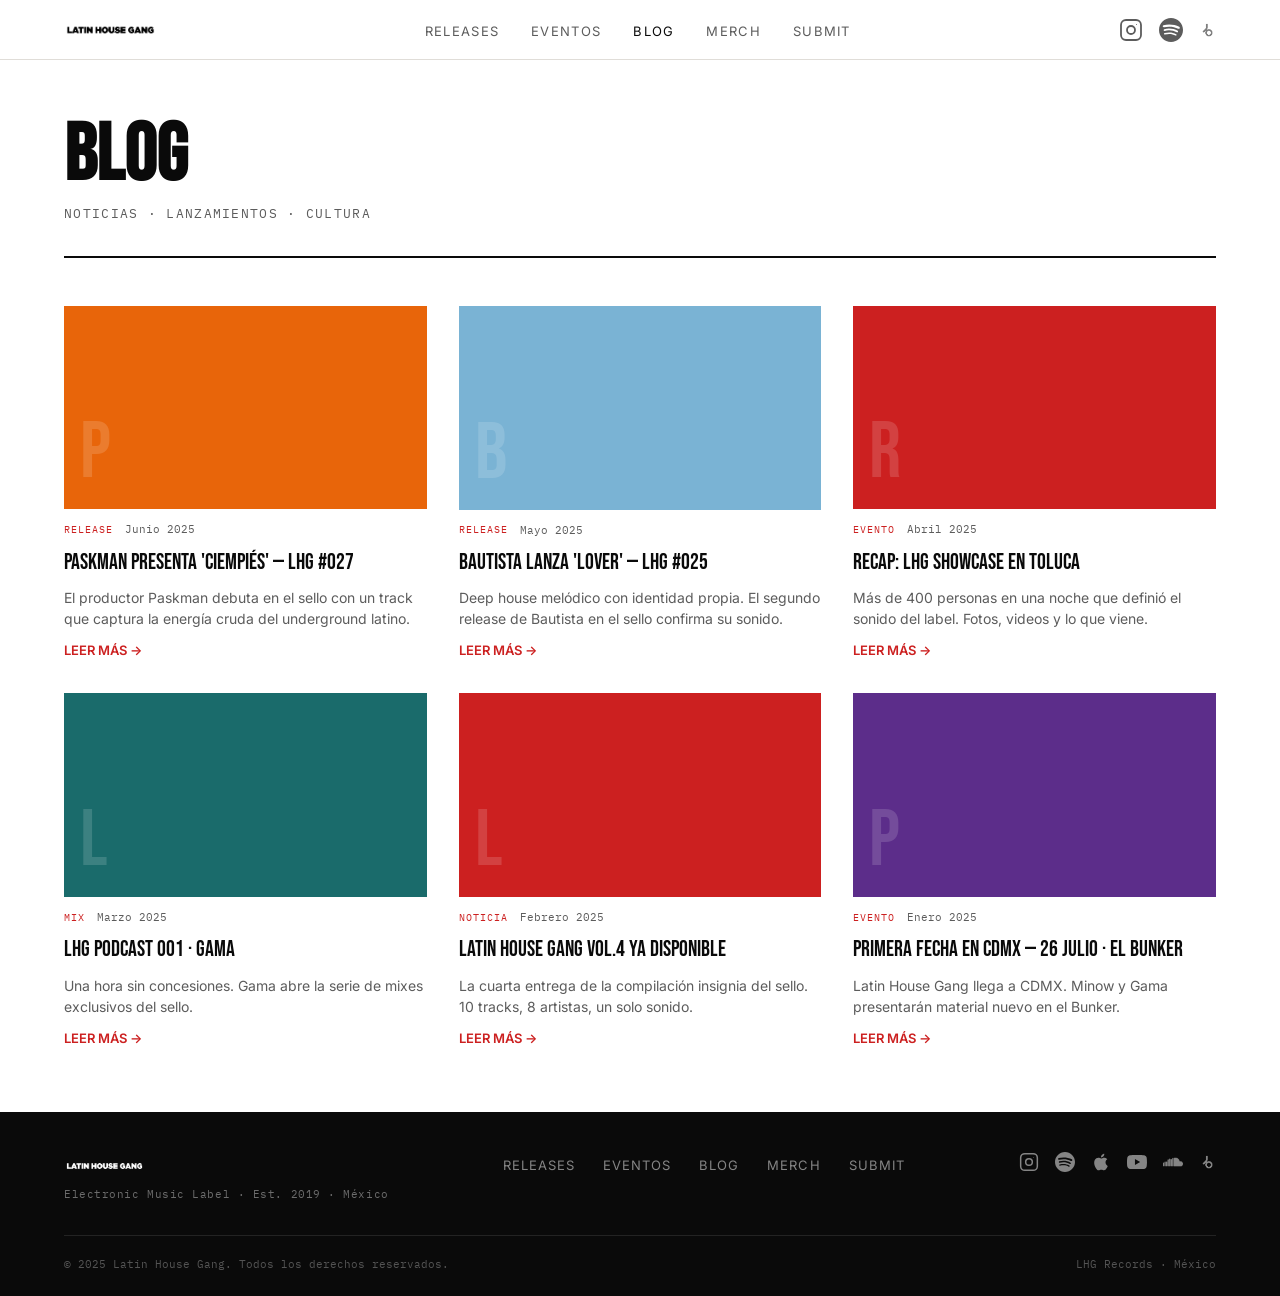
<file: blog.html>
﻿<!DOCTYPE html>
<html lang="es">
<head>
  <meta charset="UTF-8">
  <meta name="viewport" content="width=device-width, initial-scale=1.0">
  <title>Blog — Latin House Gang</title>
  <meta name="description" content="Noticias, lanzamientos y cultura de Latin House Gang.">
  <link rel="stylesheet" href="styles.css">
</head>
<body>

  <!-- NAVBAR -->
  <nav class="navbar" id="navbar">
    <div class="navbar-inner">
      <a href="index.html" class="nav-logo">
        <img src="LHG_Logo_Negro_Banner.png" alt="Latin House Gang" onerror="this.style.display='none';this.nextElementSibling.style.display='block'">
        <span class="nav-logo-text" style="display:none">LATIN HOUSE GANG</span>
      </a>
      <ul class="nav-links">
        <li><a href="index.html">RELEASES</a></li>
        <li><a href="eventos.html">EVENTOS</a></li>
        <li><a href="blog.html">BLOG</a></li>
        <li><a href="merch.html">MERCH</a></li>
        <li><a href="submit.html">SUBMIT</a></li>
      </ul>
      <div class="nav-icons">
        <a href="https://www.instagram.com/latinhousegangmusic/" target="_blank" rel="noopener" aria-label="Instagram">
          <svg viewBox="0 0 24 24" fill="none" stroke="currentColor" stroke-width="1.8" stroke-linecap="round" stroke-linejoin="round">
            <rect x="2" y="2" width="20" height="20" rx="5"/>
            <circle cx="12" cy="12" r="4"/>
            <circle cx="17.5" cy="6.5" r="0.5" fill="currentColor" stroke="none"/>
          </svg>
        </a>
      </div>
      <button class="nav-hamburger" aria-label="Menú" aria-expanded="false">
        <span></span><span></span><span></span>
      </button>
    </div>
  </nav>

  <div class="nav-mobile-menu">
    <a href="index.html">RELEASES</a>
    <a href="eventos.html">EVENTOS</a>
    <a href="blog.html">BLOG</a>
    <a href="merch.html">MERCH</a>
    <a href="submit.html">SUBMIT</a>
    <div class="nav-mobile-icons">
      <a href="https://www.instagram.com/latinhousegangmusic/" target="_blank" rel="noopener" aria-label="Instagram">
        <svg viewBox="0 0 24 24" fill="none" stroke="currentColor" stroke-width="1.8" stroke-linecap="round" stroke-linejoin="round" width="20" height="20">
          <rect x="2" y="2" width="20" height="20" rx="5"/>
          <circle cx="12" cy="12" r="4"/>
          <circle cx="17.5" cy="6.5" r="0.5" fill="currentColor" stroke="none"/>
        </svg>
      </a>
    </div>
  </div>

  <!-- PAGE HERO -->
  <div class="container">
    <div class="page-hero">
      <h1 class="page-hero-title">BLOG</h1>
      <p class="page-hero-sub">NOTICIAS · LANZAMIENTOS · CULTURA</p>
    </div>

    <!-- BLOG GRID -->
    <div class="blog-grid" id="blogGrid"></div>
  </div>

  <!-- FOOTER -->
  <footer class="footer">
    <div class="footer-inner">
      <div class="footer-top">
        <div class="footer-logo">
          <img src="LHG_Logo_Blanco_Banner.png" alt="Latin House Gang" onerror="this.style.display='none';this.nextElementSibling.style.display='block'">
          <span class="footer-logo-text" style="display:none">LATIN HOUSE GANG</span>
          <p class="footer-tagline">Electronic Music Label · Est. 2019 · México</p>
        </div>
        <ul class="footer-links">
          <li><a href="index.html">RELEASES</a></li>
          <li><a href="eventos.html">EVENTOS</a></li>
          <li><a href="blog.html">BLOG</a></li>
          <li><a href="merch.html">MERCH</a></li>
          <li><a href="submit.html">SUBMIT</a></li>
        </ul>
        <div class="footer-social">
          <a href="https://www.instagram.com/latinhousegangmusic/" target="_blank" rel="noopener" aria-label="Instagram">
            <svg viewBox="0 0 24 24" fill="none" stroke="currentColor" stroke-width="1.8" stroke-linecap="round" stroke-linejoin="round" width="20" height="20">
              <rect x="2" y="2" width="20" height="20" rx="5"/>
              <circle cx="12" cy="12" r="4"/>
              <circle cx="17.5" cy="6.5" r="0.5" fill="currentColor" stroke="none"/>
            </svg>
          </a>
        </div>
      </div>
      <div class="footer-bottom">
        <span class="footer-copy">© 2025 Latin House Gang. Todos los derechos reservados.</span>
        <span class="footer-copy">LHG Records · México</span>
      </div>
    </div>
  </footer>

  <script src="script.js"></script>
</body>
</html>
</file>
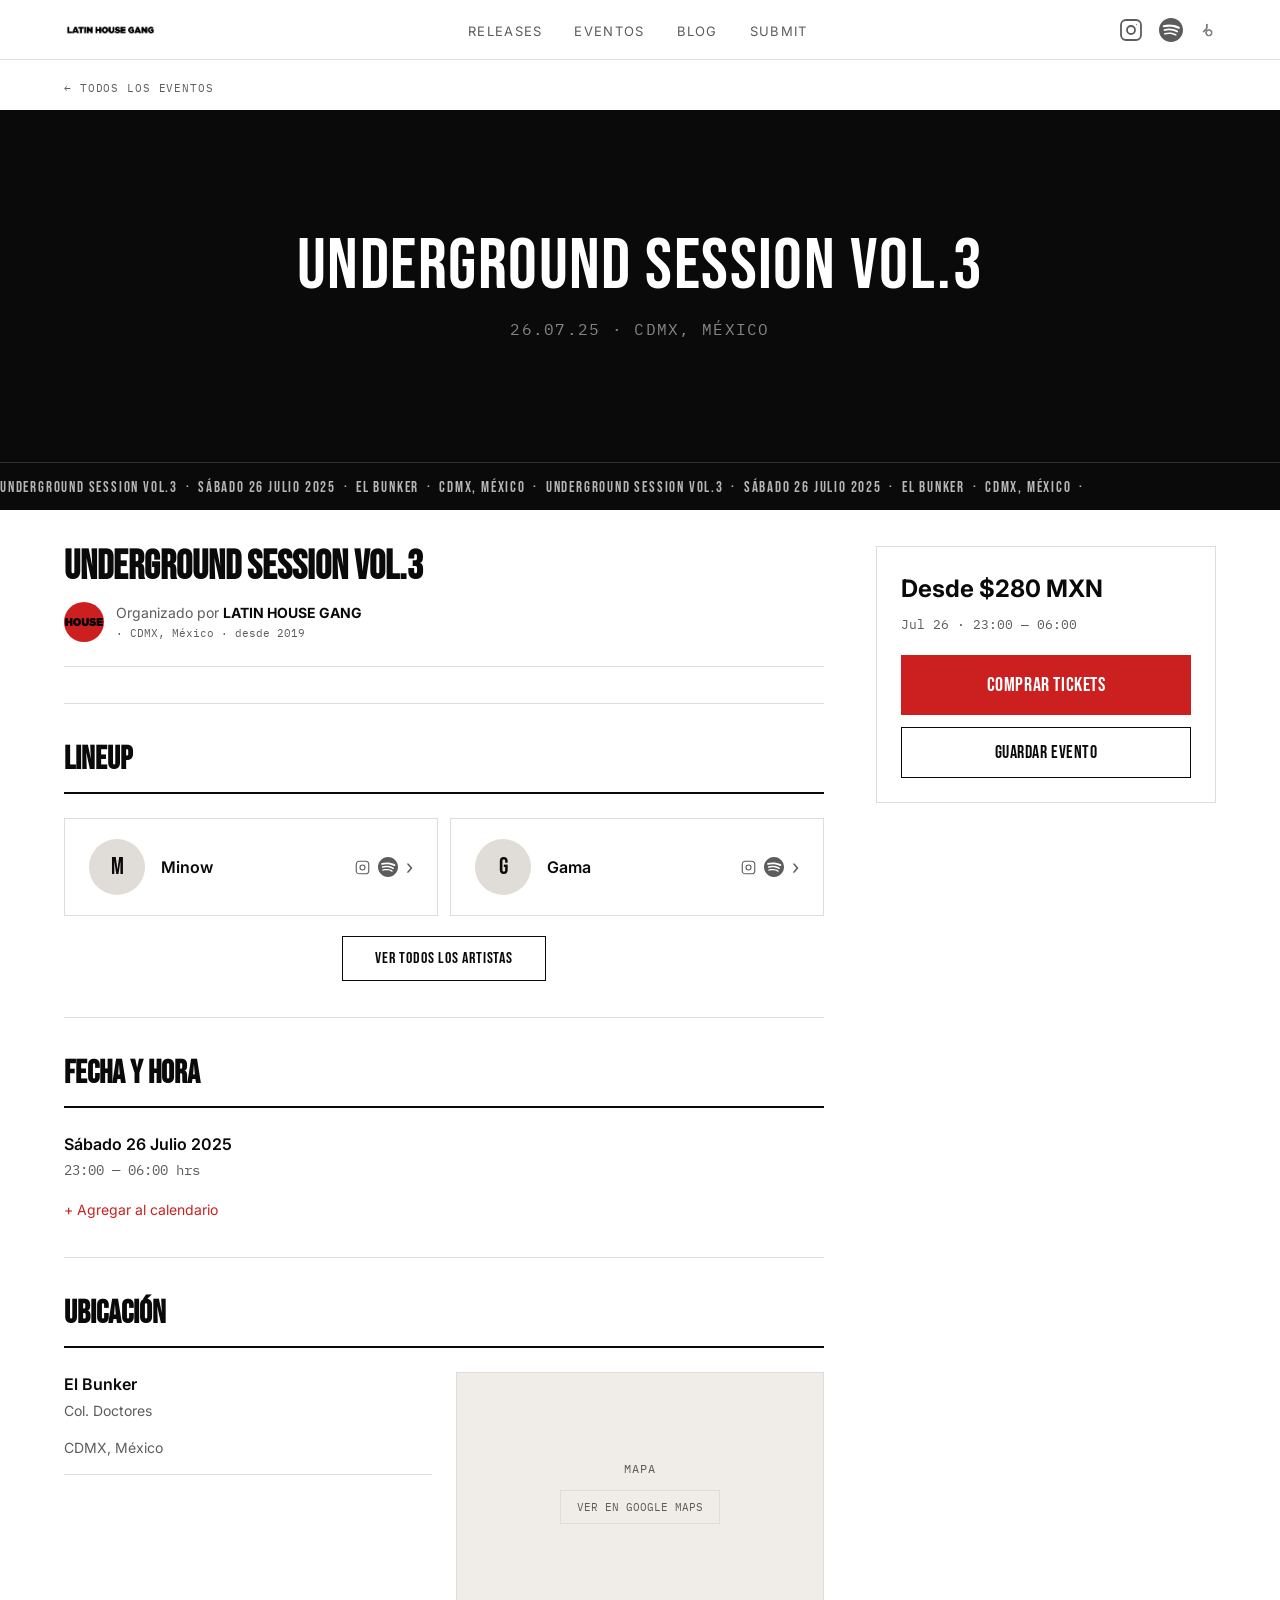
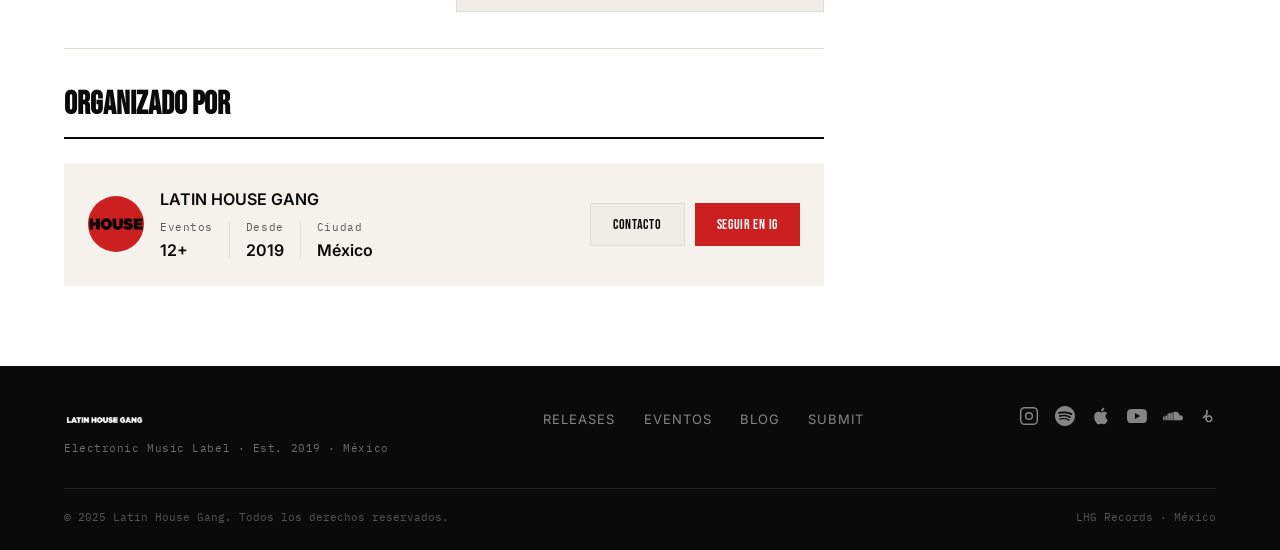
<file: evento-detalle.html>
﻿<!DOCTYPE html>
<html lang="es">
<head>
  <meta charset="UTF-8">
  <meta name="viewport" content="width=device-width, initial-scale=1.0">
  <title>Evento — Latin House Gang</title>
  <link rel="stylesheet" href="styles.css">
</head>
<body>

  <!-- NAVBAR -->
  <nav class="navbar" id="navbar">
    <div class="navbar-inner">
      <a href="index.html" class="nav-logo">
        <img src="LHG_Logo_Negro_Banner.png" alt="Latin House Gang" onerror="this.style.display='none';this.nextElementSibling.style.display='block'">
        <span class="nav-logo-text" style="display:none">LATIN HOUSE GANG</span>
      </a>
      <ul class="nav-links">
        <li><a href="index.html">RELEASES</a></li>
        <li><a href="eventos.html">EVENTOS</a></li>
        <li><a href="blog.html">BLOG</a></li>
        <li><a href="submit.html">SUBMIT</a></li>
      </ul>
      <div class="nav-icons">
        <a href="https://www.instagram.com/latinhousegangmusic/" target="_blank" rel="noopener" aria-label="Instagram">
          <svg viewBox="0 0 24 24" fill="none" stroke="currentColor" stroke-width="1.8" stroke-linecap="round" stroke-linejoin="round" width="20" height="20"><rect x="2" y="2" width="20" height="20" rx="5"/><circle cx="12" cy="12" r="4"/><circle cx="17.5" cy="6.5" r="0.5" fill="currentColor" stroke="none"/></svg>
        </a>
      </div>
      <button class="nav-hamburger" aria-label="Menú" aria-expanded="false">
        <span></span><span></span><span></span>
      </button>
    </div>
  </nav>

  <div class="nav-mobile-menu">
    <a href="index.html">RELEASES</a>
    <a href="eventos.html">EVENTOS</a>
    <a href="blog.html">BLOG</a>
    <a href="submit.html">SUBMIT</a>
    <div class="nav-mobile-icons">
      <a href="https://www.instagram.com/latinhousegangmusic/" target="_blank" rel="noopener" aria-label="Instagram">
        <svg viewBox="0 0 24 24" fill="none" stroke="currentColor" stroke-width="1.8" stroke-linecap="round" stroke-linejoin="round" width="20" height="20"><rect x="2" y="2" width="20" height="20" rx="5"/><circle cx="12" cy="12" r="4"/><circle cx="17.5" cy="6.5" r="0.5" fill="currentColor" stroke="none"/></svg>
      </a>
    </div>
  </div>

  <!-- BREADCRUMB -->
  <div class="ed-breadcrumb">
    <a href="eventos.html" class="ed-back">← TODOS LOS EVENTOS</a>
  </div>

  <!-- ═══ FLYER FULL WIDTH ═══ -->
  <div class="ed-flyer" id="edFlyer">
    <div class="ed-flyer-content">
      <div class="ed-flyer-nombre" id="edNombre">LATIN HOUSE GANG: FUEGO</div>
      <div class="ed-flyer-fecha" id="edFechaFlyer">12.07.25 · TOLUCA, MX</div>
    </div>
    <!-- Marquee scrolling (like theranchorave.com) -->
    <div class="ed-marquee-wrap">
      <div class="ed-marquee" id="edMarquee">
        <span>LATIN HOUSE GANG &nbsp;·&nbsp; FUEGO &nbsp;·&nbsp; 12.07.25 &nbsp;·&nbsp; CLUB NOCTURNO XO &nbsp;·&nbsp; TOLUCA &nbsp;·&nbsp;&nbsp;</span>
        <span>LATIN HOUSE GANG &nbsp;·&nbsp; FUEGO &nbsp;·&nbsp; 12.07.25 &nbsp;·&nbsp; CLUB NOCTURNO XO &nbsp;·&nbsp; TOLUCA &nbsp;·&nbsp;&nbsp;</span>
      </div>
    </div>
  </div>

  <!-- ═══ BODY: 2 COLUMNS ═══ -->
  <div class="ed-body">

    <!-- LEFT COLUMN (65%) -->
    <div class="ed-left">

      <!-- Header info -->
      <span class="badge-lugares" id="edBadge">🔥 LUGARES LIMITADOS</span>
      <h1 class="ed-titulo" id="edTitulo">LATIN HOUSE GANG: FUEGO</h1>

      <div class="ed-org-inline">
        <div class="ed-org-avatar">
          <img src="LHG_Logo_Negro_Banner.png" alt="LHG" class="ed-org-logo-img" onerror="this.style.display='none';this.nextElementSibling.style.display='flex'">
          <span style="display:none; width:100%; height:100%; align-items:center; justify-content:center; font-family:'Bebas Neue',sans-serif; font-size:11px; color:#fff;">LHG</span>
        </div>
        <div class="ed-org-info">
          <span class="ed-org-por">Organizado por <strong>LATIN HOUSE GANG</strong></span>
          <span class="ed-org-stats" id="edOrgStats">· eventos · desde 2019 · México</span>
        </div>
      </div>

      <!-- ── SECTION: LINEUP ── -->
      <section class="ed-section">
        <h2 class="ed-section-title">LINEUP</h2>
        <div class="lineup-grid" id="lineupGrid">
          <!-- Populated by JS -->
        </div>
        <div style="text-align:center; margin-top:20px;">
          <button class="btn-ver-artistas">VER TODOS LOS ARTISTAS</button>
        </div>
      </section>

      <!-- ── SECTION: FECHA Y HORA ── -->
      <section class="ed-section">
        <h2 class="ed-section-title">FECHA Y HORA</h2>
        <p class="ed-fecha-principal" id="edFechaPrincipal">Sábado 12 de Julio, 2025</p>
        <p class="ed-fecha-hora" id="edHora">22:00 — 04:00 hrs</p>
        <div class="calendario-wrap">
          <span class="link-calendario">+ Agregar al calendario</span>
          <div class="calendario-dropdown">
            <button>Google Calendar</button>
            <button>Apple Calendar</button>
            <button>Outlook</button>
          </div>
        </div>
      </section>

      <!-- ── SECTION: UBICACIÓN ── -->
      <section class="ed-section">
        <h2 class="ed-section-title">UBICACIÓN</h2>
        <div class="ed-ubicacion-grid">
          <div>
            <p class="venue-nombre" id="edVenue">Club Nocturno XO</p>
            <p class="venue-direccion" id="edDir1">Av. Tecnológico 100</p>
            <p class="venue-direccion" id="edDir2">México</p>
            <hr style="border:none; border-top:1px solid var(--border); margin: 16px 0;">
          </div>
          <div>
            <div class="mapa-placeholder">
              <span>MAPA</span>
              <a href="https://maps.google.com" target="_blank" rel="noopener" class="btn-mapa">VER EN GOOGLE MAPS</a>
            </div>
          </div>
        </div>
      </section>

      <!-- ── SECTION: ORGANIZADO POR ── -->
      <section class="ed-section">
        <h2 class="ed-section-title">ORGANIZADO POR</h2>
        <div class="ed-organizer-card">
          <div class="ed-organizer-left">
            <div class="ed-organizer-avatar-big">
              <img src="LHG_Logo_Negro_Banner.png" alt="LHG" class="ed-org-big-img" onerror="this.style.display='none';this.nextElementSibling.style.display='flex'">
              <span class="ed-org-big-fallback">LHG</span>
            </div>
            <div>
              <p class="organizer-name">LATIN HOUSE GANG</p>
              <div class="organizer-stats-cols">
                <div class="org-stat-col">
                  <span class="org-stat-label">Eventos</span>
                  <span class="org-stat-val">12+</span>
                </div>
                <div class="org-stat-divider"></div>
                <div class="org-stat-col">
                  <span class="org-stat-label">Desde</span>
                  <span class="org-stat-val">2019</span>
                </div>
                <div class="org-stat-divider"></div>
                <div class="org-stat-col">
                  <span class="org-stat-label">Ciudad</span>
                  <span class="org-stat-val">México</span>
                </div>
              </div>
            </div>
          </div>
          <div class="ed-organizer-btns">
            <a href="mailto:latinhousegang@gmail.com" class="btn-org-contacto">CONTACTO</a>
            <a href="https://www.instagram.com/latinhousegangmusic/" target="_blank" rel="noopener" class="btn-org-seguir">SEGUIR EN IG</a>
          </div>
        </div>
      </section>

    </div><!-- /ed-left -->

    <!-- RIGHT COLUMN (35%, sticky) -->
    <div class="ed-right">
      <div class="ed-sticky-box">
        <p class="sticky-precio" id="edPrecio">Desde $350 MXN</p>
        <p class="sticky-fechas" id="edFechaSticky">Jul 12 · 22:00 — 04:00</p>
        <button class="btn-comprar" id="btnComprar">COMPRAR TICKETS</button>
        <button class="btn-guardar" id="btnGuardar">GUARDAR EVENTO</button>
      </div>
    </div>

  </div><!-- /ed-body -->

  <!-- FOOTER -->
  <footer class="footer">
    <div class="footer-inner">
      <div class="footer-top">
        <div class="footer-logo">
          <img src="LHG_Logo_Blanco_Banner.png" alt="Latin House Gang" onerror="this.style.display='none';this.nextElementSibling.style.display='block'">
          <span class="footer-logo-text" style="display:none">LATIN HOUSE GANG</span>
          <p class="footer-tagline">Electronic Music Label · Est. 2019 · México</p>
        </div>
        <ul class="footer-links">
          <li><a href="index.html">RELEASES</a></li>
          <li><a href="eventos.html">EVENTOS</a></li>
          <li><a href="blog.html">BLOG</a></li>
          <li><a href="submit.html">SUBMIT</a></li>
        </ul>
        <div class="footer-social">
          <a href="https://www.instagram.com/latinhousegangmusic/" target="_blank" rel="noopener" aria-label="Instagram">
            <svg viewBox="0 0 24 24" fill="none" stroke="currentColor" stroke-width="1.8" stroke-linecap="round" stroke-linejoin="round" width="20" height="20"><rect x="2" y="2" width="20" height="20" rx="5"/><circle cx="12" cy="12" r="4"/><circle cx="17.5" cy="6.5" r="0.5" fill="currentColor" stroke="none"/></svg>
          </a>
        </div>
      </div>
      <div class="footer-bottom">
        <span class="footer-copy">© 2025 Latin House Gang. Todos los derechos reservados.</span>
        <span class="footer-copy">LHG Records · México</span>
      </div>
    </div>
  </footer>

  <!-- ═══ MODAL TICKETS ═══ -->
  <div class="modal-overlay" id="ticketModal" role="dialog" aria-modal="true">
    <div class="modal-box">
      <button class="modal-close" id="btnModalClose" aria-label="Cerrar">×</button>

      <!-- Step 1: Selector -->
      <div class="modal-content" id="modalStep1">
        <div class="modal-title" id="modalTitulo"></div>
        <div class="modal-date" id="modalFecha"></div>
        <hr class="modal-divider">
        <div class="modal-tiers" id="modalTiers"></div>
        <div class="modal-total" id="modalTotal">TOTAL: $0 MXN</div>
        <button class="btn-proceder" id="btnProceder" disabled>PROCEDER AL PAGO</button>
        <p class="modal-nota">Demo · La integración de pagos estará disponible próximamente</p>
      </div>

      <!-- Step 2: Confirmación -->
      <div class="modal-confirm" id="modalStep2" style="display:none">
        <div class="modal-confirm-title">¡GRACIAS POR TU INTERÉS!</div>
        <div class="modal-confirm-text">
          Este es un demo. La venta de tickets abrirá próximamente.<br>
          Síguenos en Instagram para enterarte primero.
        </div>
        <a href="https://www.instagram.com/latinhousegangmusic/" target="_blank" rel="noopener" class="btn-seguir-ig">SEGUIR EN IG →</a>
        <button class="btn-cerrar-modal">CERRAR</button>
      </div>
    </div>
  </div>

  <script src="script.js"></script>
</body>
</html>
</file>
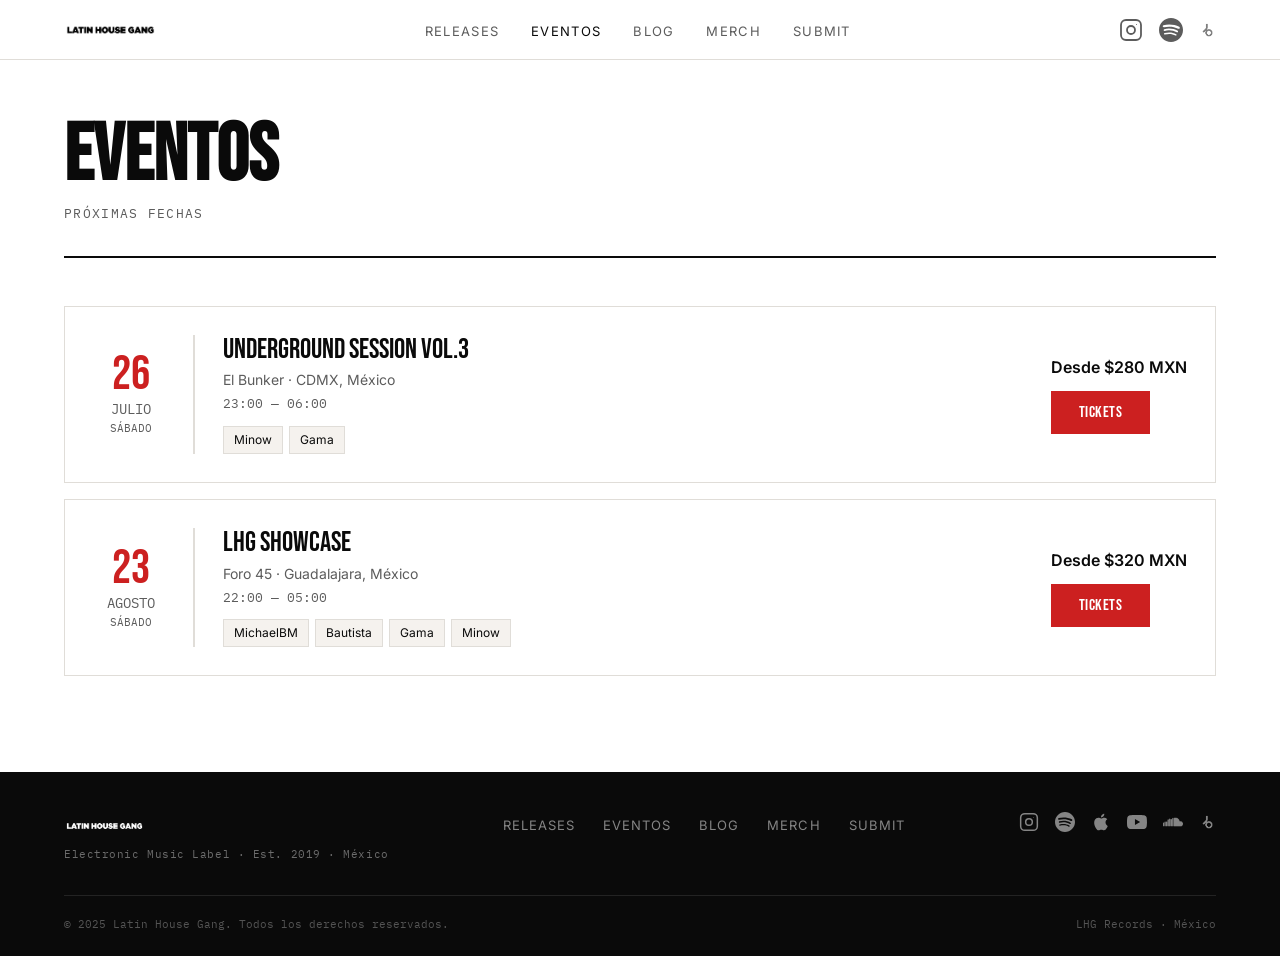
<file: eventos.html>
﻿<!DOCTYPE html>
<html lang="es">
<head>
  <meta charset="UTF-8">
  <meta name="viewport" content="width=device-width, initial-scale=1.0">
  <title>Eventos — Latin House Gang</title>
  <meta name="description" content="Próximas fechas y eventos de Latin House Gang.">
  <link rel="stylesheet" href="styles.css">
</head>
<body>

  <!-- NAVBAR -->
  <nav class="navbar" id="navbar">
    <div class="navbar-inner">
      <a href="index.html" class="nav-logo">
        <img src="LHG_Logo_Negro_Banner.png" alt="Latin House Gang" onerror="this.style.display='none';this.nextElementSibling.style.display='block'">
        <span class="nav-logo-text" style="display:none">LATIN HOUSE GANG</span>
      </a>
      <ul class="nav-links">
        <li><a href="index.html">RELEASES</a></li>
        <li><a href="eventos.html">EVENTOS</a></li>
        <li><a href="blog.html">BLOG</a></li>
        <li><a href="merch.html">MERCH</a></li>
        <li><a href="submit.html">SUBMIT</a></li>
      </ul>
      <div class="nav-icons">
        <a href="https://www.instagram.com/latinhousegangmusic/" target="_blank" rel="noopener" aria-label="Instagram">
          <svg viewBox="0 0 24 24" fill="none" stroke="currentColor" stroke-width="1.8" stroke-linecap="round" stroke-linejoin="round">
            <rect x="2" y="2" width="20" height="20" rx="5"/>
            <circle cx="12" cy="12" r="4"/>
            <circle cx="17.5" cy="6.5" r="0.5" fill="currentColor" stroke="none"/>
          </svg>
        </a>
      </div>
      <button class="nav-hamburger" aria-label="Menú" aria-expanded="false">
        <span></span><span></span><span></span>
      </button>
    </div>
  </nav>

  <div class="nav-mobile-menu">
    <a href="index.html">RELEASES</a>
    <a href="eventos.html">EVENTOS</a>
    <a href="blog.html">BLOG</a>
    <a href="merch.html">MERCH</a>
    <a href="submit.html">SUBMIT</a>
    <div class="nav-mobile-icons">
      <a href="https://www.instagram.com/latinhousegangmusic/" target="_blank" rel="noopener" aria-label="Instagram">
        <svg viewBox="0 0 24 24" fill="none" stroke="currentColor" stroke-width="1.8" stroke-linecap="round" stroke-linejoin="round" width="20" height="20">
          <rect x="2" y="2" width="20" height="20" rx="5"/>
          <circle cx="12" cy="12" r="4"/>
          <circle cx="17.5" cy="6.5" r="0.5" fill="currentColor" stroke="none"/>
        </svg>
      </a>
    </div>
  </div>

  <!-- PAGE HERO -->
  <div class="container">
    <div class="page-hero">
      <h1 class="page-hero-title">EVENTOS</h1>
      <p class="page-hero-sub">PRÓXIMAS FECHAS</p>
    </div>

    <!-- EVENTOS LIST -->
    <div class="eventos-page">
      <div class="eventos-list" id="eventosListPage"></div>
    </div>
  </div>

  <!-- FOOTER -->
  <footer class="footer">
    <div class="footer-inner">
      <div class="footer-top">
        <div class="footer-logo">
          <img src="LHG_Logo_Blanco_Banner.png" alt="Latin House Gang" onerror="this.style.display='none';this.nextElementSibling.style.display='block'">
          <span class="footer-logo-text" style="display:none">LATIN HOUSE GANG</span>
          <p class="footer-tagline">Electronic Music Label · Est. 2019 · México</p>
        </div>
        <ul class="footer-links">
          <li><a href="index.html">RELEASES</a></li>
          <li><a href="eventos.html">EVENTOS</a></li>
          <li><a href="blog.html">BLOG</a></li>
          <li><a href="merch.html">MERCH</a></li>
          <li><a href="submit.html">SUBMIT</a></li>
        </ul>
        <div class="footer-social">
          <a href="https://www.instagram.com/latinhousegangmusic/" target="_blank" rel="noopener" aria-label="Instagram">
            <svg viewBox="0 0 24 24" fill="none" stroke="currentColor" stroke-width="1.8" stroke-linecap="round" stroke-linejoin="round" width="20" height="20">
              <rect x="2" y="2" width="20" height="20" rx="5"/>
              <circle cx="12" cy="12" r="4"/>
              <circle cx="17.5" cy="6.5" r="0.5" fill="currentColor" stroke="none"/>
            </svg>
          </a>
        </div>
      </div>
      <div class="footer-bottom">
        <span class="footer-copy">© 2025 Latin House Gang. Todos los derechos reservados.</span>
        <span class="footer-copy">LHG Records · México</span>
      </div>
    </div>
  </footer>

  <!-- MODAL TICKETS -->
  <div class="modal-overlay" id="ticketModal" role="dialog" aria-modal="true">
    <div class="modal-box">
      <button class="modal-close" aria-label="Cerrar">×</button>
      <div class="modal-content">
        <div class="modal-title"></div>
        <div class="modal-date"></div>
        <hr class="modal-divider">
        <div class="modal-tiers"></div>
        <div class="modal-total" id="modalTotal">TOTAL: $0 MXN</div>
        <button class="btn-proceder" id="btnProceder" disabled>PROCEDER AL PAGO</button>
        <p class="modal-nota">Demo · La integración de pagos estará disponible próximamente</p>
      </div>
      <div class="modal-confirm" style="display:none">
        <div class="modal-confirm-title">¡GRACIAS POR TU INTERÉS!</div>
        <div class="modal-confirm-text">
          Este es un demo. La venta de tickets estará disponible próximamente.<br>
          Te notificaremos en cuanto abra la venta.
        </div>
        <button class="btn-cerrar-modal">CERRAR</button>
      </div>
    </div>
  </div>

  <script src="script.js"></script>
</body>
</html>
</file>
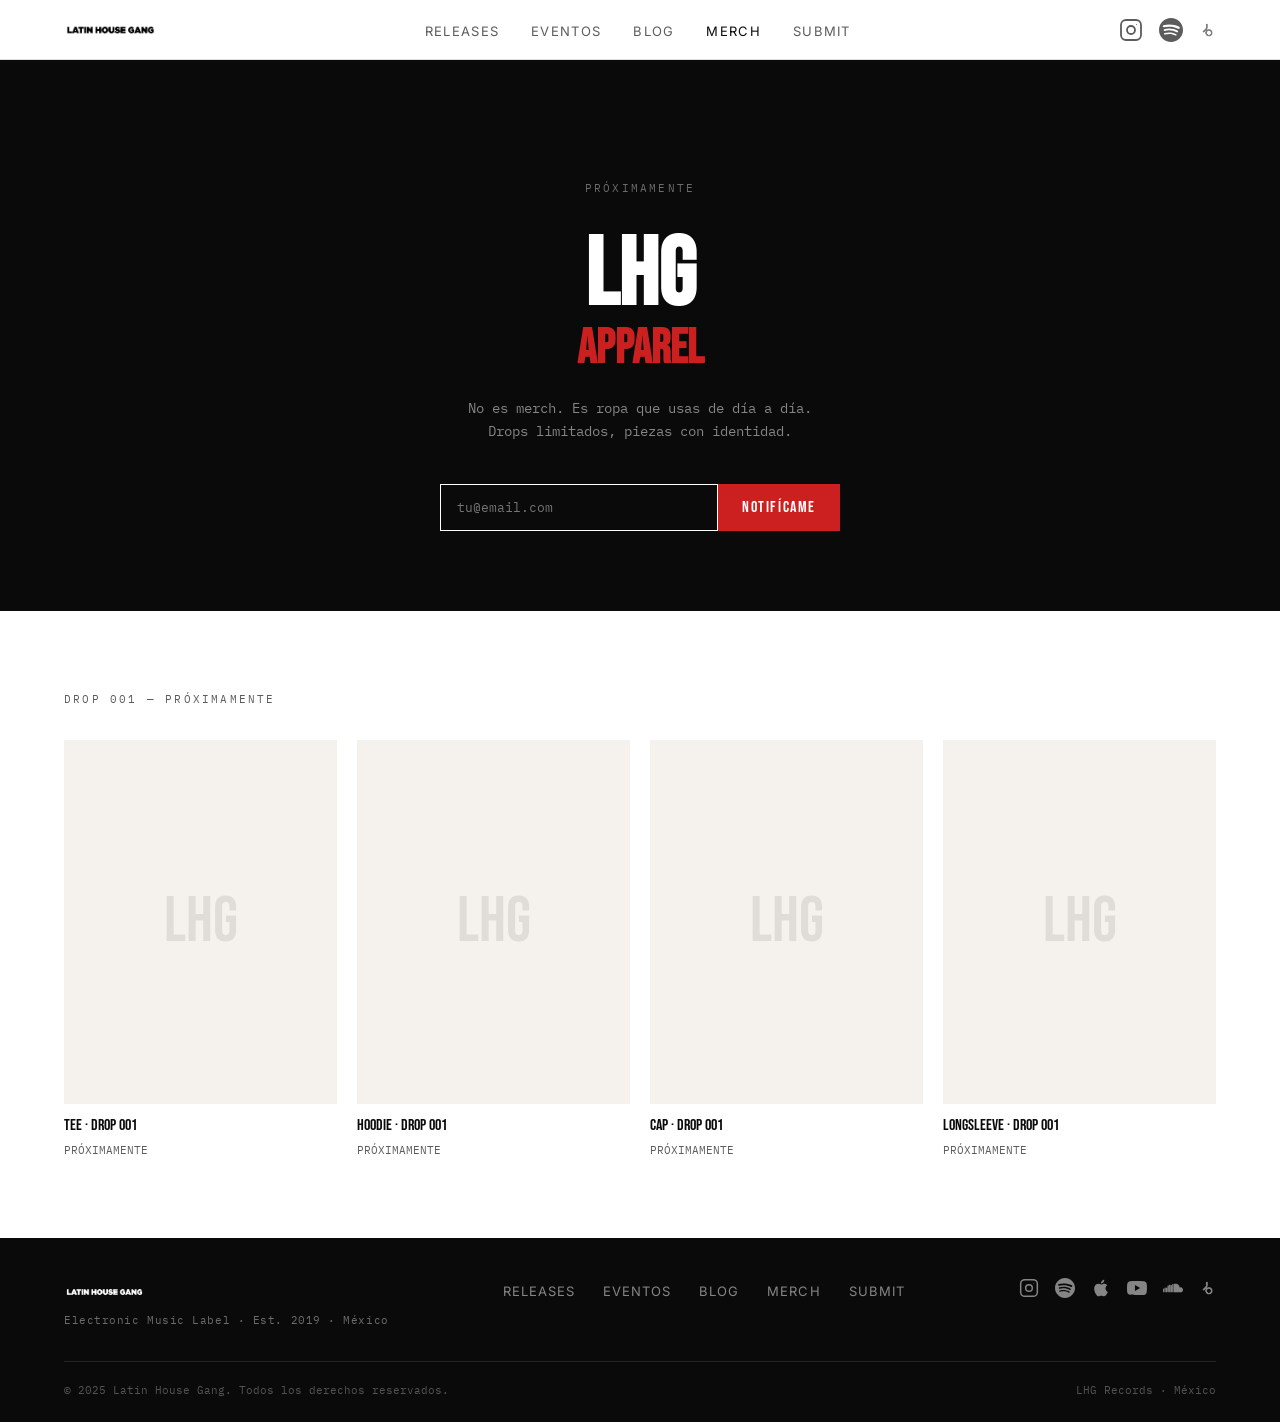
<file: merch.html>
<!DOCTYPE html>
<html lang="es">
<head>
  <meta charset="UTF-8">
  <meta name="viewport" content="width=device-width, initial-scale=1.0">
  <title>Merch — Latin House Gang</title>
  <meta name="description" content="LHG Apparel — Drops limitados. No es merch. Es ropa que usas de día a día.">
  <link rel="stylesheet" href="styles.css">
</head>
<body>

  <!-- NAVBAR -->
  <nav class="navbar" id="navbar">
    <div class="navbar-inner">
      <a href="index.html" class="nav-logo">
        <img src="LHG_Logo_Negro_Banner.png" alt="Latin House Gang" onerror="this.style.display='none';this.nextElementSibling.style.display='block'">
        <span class="nav-logo-text" style="display:none">LATIN HOUSE GANG</span>
      </a>
      <ul class="nav-links">
        <li><a href="index.html">RELEASES</a></li>
        <li><a href="eventos.html">EVENTOS</a></li>
        <li><a href="blog.html">BLOG</a></li>
        <li><a href="merch.html">MERCH</a></li>
        <li><a href="submit.html">SUBMIT</a></li>
      </ul>
      <div class="nav-icons">
        <a href="https://www.instagram.com/latinhousegangmusic/" target="_blank" rel="noopener" aria-label="Instagram">
          <svg viewBox="0 0 24 24" fill="none" stroke="currentColor" stroke-width="1.8" stroke-linecap="round" stroke-linejoin="round">
            <rect x="2" y="2" width="20" height="20" rx="5"/>
            <circle cx="12" cy="12" r="4"/>
            <circle cx="17.5" cy="6.5" r="0.5" fill="currentColor" stroke="none"/>
          </svg>
        </a>
      </div>
      <button class="nav-hamburger" aria-label="Menú" aria-expanded="false">
        <span></span><span></span><span></span>
      </button>
    </div>
  </nav>

  <div class="nav-mobile-menu">
    <a href="index.html">RELEASES</a>
    <a href="eventos.html">EVENTOS</a>
    <a href="blog.html">BLOG</a>
    <a href="merch.html">MERCH</a>
    <a href="submit.html">SUBMIT</a>
    <div class="nav-mobile-icons">
      <a href="https://www.instagram.com/latinhousegangmusic/" target="_blank" rel="noopener" aria-label="Instagram">
        <svg viewBox="0 0 24 24" fill="none" stroke="currentColor" stroke-width="1.8" stroke-linecap="round" stroke-linejoin="round" width="20" height="20">
          <rect x="2" y="2" width="20" height="20" rx="5"/>
          <circle cx="12" cy="12" r="4"/>
          <circle cx="17.5" cy="6.5" r="0.5" fill="currentColor" stroke="none"/>
        </svg>
      </a>
    </div>
  </div>

  <!-- MERCH HERO -->
  <section style="background:#0A0A0A; padding: 120px 24px 80px; text-align:center;">
    <p class="section-label" style="color:rgba(255,255,255,0.4);">PRÓXIMAMENTE</p>
    <h1 style="font-family:'Bebas Neue',sans-serif;font-size:96px;color:#fff;margin:0;line-height:1;">LHG</h1>
    <h2 style="font-family:'Bebas Neue',sans-serif;font-size:48px;color:#CC2020;margin:0 0 24px;line-height:1;">APPAREL</h2>
    <p style="font-family:'IBM Plex Mono',monospace;font-size:14px;color:rgba(255,255,255,0.5);max-width:480px;margin:0 auto 40px;line-height:1.7;">
      No es merch. Es ropa que usas de día a día.<br>
      Drops limitados, piezas con identidad.
    </p>
    <div class="notify-form">
      <input type="email" placeholder="tu@email.com" class="notify-input" id="notifyEmail">
      <button class="notify-btn" onclick="handleNotify()">NOTIFÍCAME</button>
    </div>
    <p id="notifyMsg" style="font-family:'IBM Plex Mono',monospace;font-size:11px;color:#01FF95;margin-top:12px;display:none;">¡Listo! Te avisamos cuando lancemos.</p>
  </section>

  <!-- DROPS GRID -->
  <section style="padding: 80px 24px; max-width:1200px; margin:0 auto;">
    <p class="section-label">DROP 001 — PRÓXIMAMENTE</p>
    <div class="merch-grid">
      <div>
        <div style="background:#F5F2EE;aspect-ratio:3/4;display:flex;align-items:center;justify-content:center;">
          <span style="font-family:'Bebas Neue',sans-serif;font-size:64px;color:#E0DDD8;">LHG</span>
        </div>
        <p class="merch-name">TEE · DROP 001</p>
        <p class="merch-price">PRÓXIMAMENTE</p>
      </div>
      <div>
        <div style="background:#F5F2EE;aspect-ratio:3/4;display:flex;align-items:center;justify-content:center;">
          <span style="font-family:'Bebas Neue',sans-serif;font-size:64px;color:#E0DDD8;">LHG</span>
        </div>
        <p class="merch-name">HOODIE · DROP 001</p>
        <p class="merch-price">PRÓXIMAMENTE</p>
      </div>
      <div>
        <div style="background:#F5F2EE;aspect-ratio:3/4;display:flex;align-items:center;justify-content:center;">
          <span style="font-family:'Bebas Neue',sans-serif;font-size:64px;color:#E0DDD8;">LHG</span>
        </div>
        <p class="merch-name">CAP · DROP 001</p>
        <p class="merch-price">PRÓXIMAMENTE</p>
      </div>
      <div>
        <div style="background:#F5F2EE;aspect-ratio:3/4;display:flex;align-items:center;justify-content:center;">
          <span style="font-family:'Bebas Neue',sans-serif;font-size:64px;color:#E0DDD8;">LHG</span>
        </div>
        <p class="merch-name">LONGSLEEVE · DROP 001</p>
        <p class="merch-price">PRÓXIMAMENTE</p>
      </div>
    </div>
  </section>

  <!-- FOOTER -->
  <footer class="footer">
    <div class="footer-inner">
      <div class="footer-top">
        <div class="footer-logo">
          <img src="LHG_Logo_Blanco_Banner.png" alt="Latin House Gang" onerror="this.style.display='none';this.nextElementSibling.style.display='block'">
          <span class="footer-logo-text" style="display:none">LATIN HOUSE GANG</span>
          <p class="footer-tagline">Electronic Music Label · Est. 2019 · México</p>
        </div>
        <ul class="footer-links">
          <li><a href="index.html">RELEASES</a></li>
          <li><a href="eventos.html">EVENTOS</a></li>
          <li><a href="blog.html">BLOG</a></li>
          <li><a href="merch.html">MERCH</a></li>
          <li><a href="submit.html">SUBMIT</a></li>
        </ul>
        <div class="footer-social">
          <a href="https://www.instagram.com/latinhousegangmusic/" target="_blank" rel="noopener" aria-label="Instagram">
            <svg viewBox="0 0 24 24" fill="none" stroke="currentColor" stroke-width="1.8" stroke-linecap="round" stroke-linejoin="round" width="20" height="20">
              <rect x="2" y="2" width="20" height="20" rx="5"/>
              <circle cx="12" cy="12" r="4"/>
              <circle cx="17.5" cy="6.5" r="0.5" fill="currentColor" stroke="none"/>
            </svg>
          </a>
        </div>
      </div>
      <div class="footer-bottom">
        <span class="footer-copy">© 2025 Latin House Gang. Todos los derechos reservados.</span>
        <span class="footer-copy">LHG Records · México</span>
      </div>
    </div>
  </footer>

  <script src="script.js"></script>
  <script>
    function handleNotify() {
      const input = document.getElementById('notifyEmail');
      const msg = document.getElementById('notifyMsg');
      if (input.value && input.value.includes('@')) {
        msg.style.display = 'block';
        input.value = '';
      }
    }
  </script>
</body>
</html>
</file>
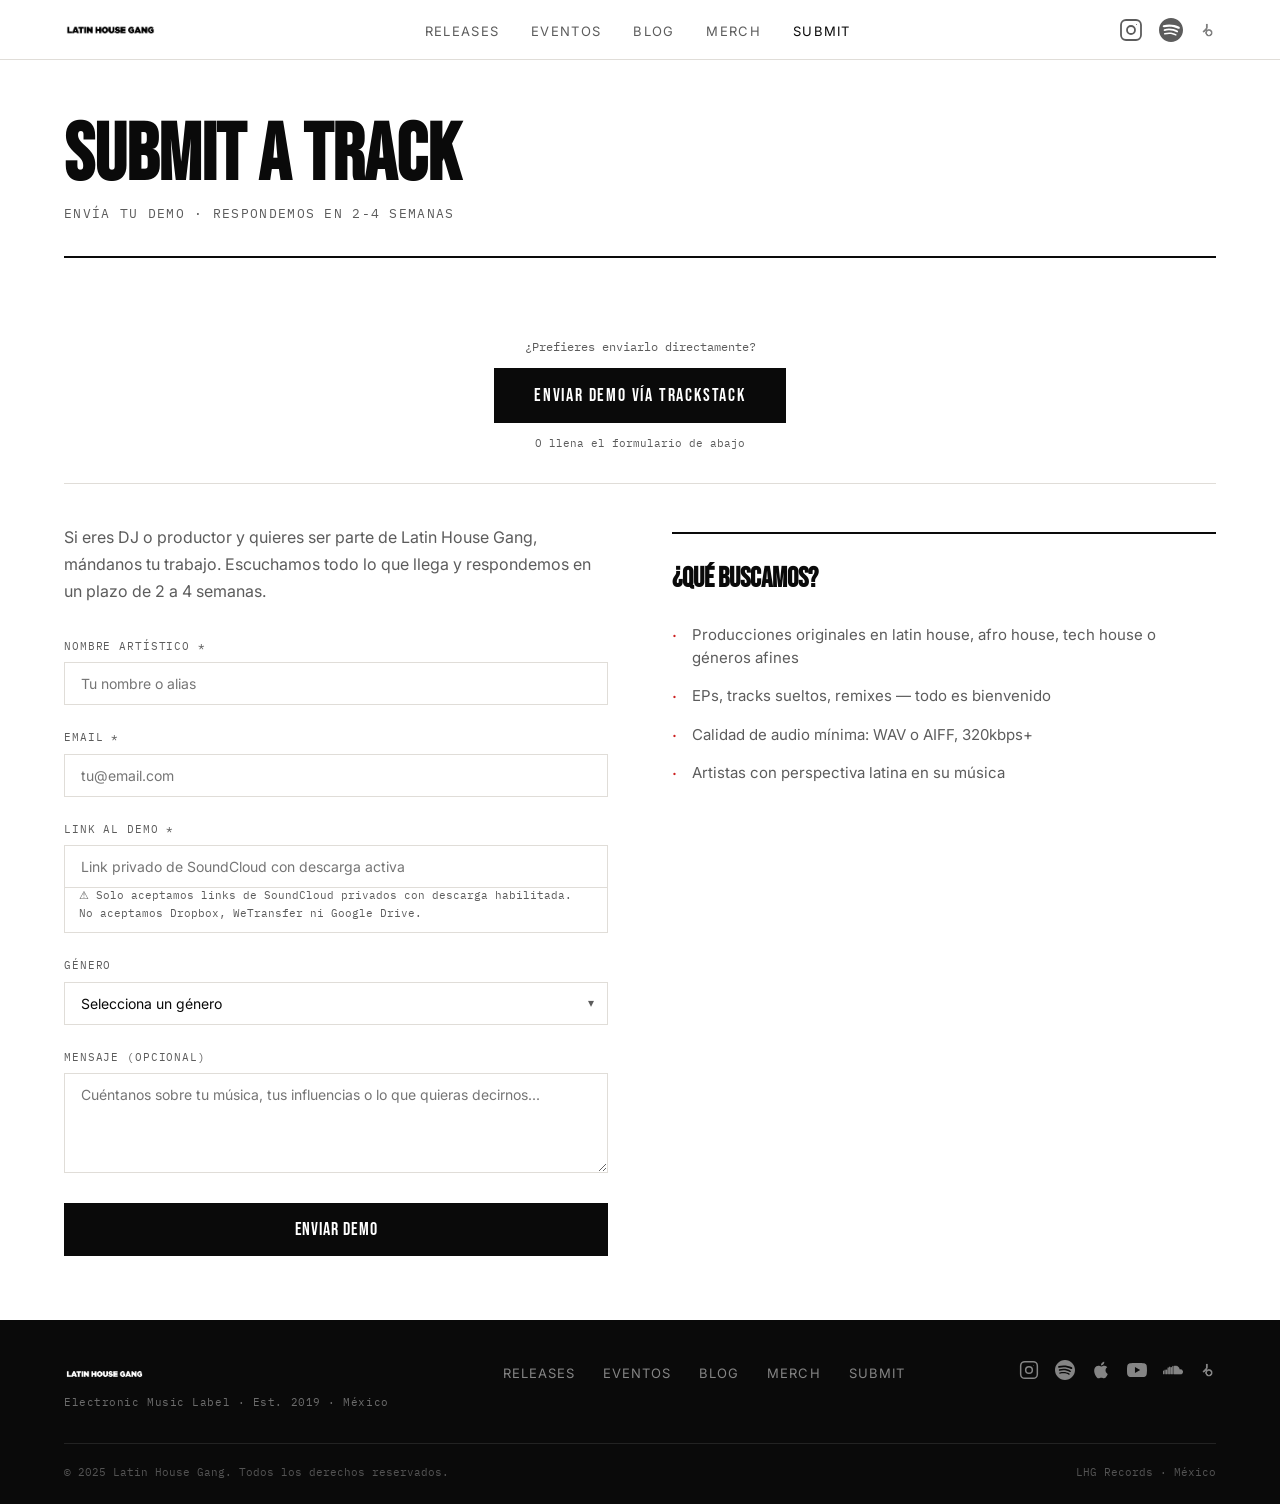
<file: submit.html>
﻿<!DOCTYPE html>
<html lang="es">
<head>
  <meta charset="UTF-8">
  <meta name="viewport" content="width=device-width, initial-scale=1.0">
  <title>Submit a Track — Latin House Gang</title>
  <meta name="description" content="¿Eres DJ o productor? Envía tu demo a Latin House Gang.">
  <link rel="stylesheet" href="styles.css">
</head>
<body>

  <!-- NAVBAR -->
  <nav class="navbar" id="navbar">
    <div class="navbar-inner">
      <a href="index.html" class="nav-logo">
        <img src="LHG_Logo_Negro_Banner.png" alt="Latin House Gang" onerror="this.style.display='none';this.nextElementSibling.style.display='block'">
        <span class="nav-logo-text" style="display:none">LATIN HOUSE GANG</span>
      </a>
      <ul class="nav-links">
        <li><a href="index.html">RELEASES</a></li>
        <li><a href="eventos.html">EVENTOS</a></li>
        <li><a href="blog.html">BLOG</a></li>
        <li><a href="merch.html">MERCH</a></li>
        <li><a href="submit.html">SUBMIT</a></li>
      </ul>
      <div class="nav-icons">
        <a href="https://www.instagram.com/latinhousegangmusic/" target="_blank" rel="noopener" aria-label="Instagram">
          <svg viewBox="0 0 24 24" fill="none" stroke="currentColor" stroke-width="1.8" stroke-linecap="round" stroke-linejoin="round">
            <rect x="2" y="2" width="20" height="20" rx="5"/>
            <circle cx="12" cy="12" r="4"/>
            <circle cx="17.5" cy="6.5" r="0.5" fill="currentColor" stroke="none"/>
          </svg>
        </a>
      </div>
      <button class="nav-hamburger" aria-label="Menú" aria-expanded="false">
        <span></span><span></span><span></span>
      </button>
    </div>
  </nav>

  <div class="nav-mobile-menu">
    <a href="index.html">RELEASES</a>
    <a href="eventos.html">EVENTOS</a>
    <a href="blog.html">BLOG</a>
    <a href="merch.html">MERCH</a>
    <a href="submit.html">SUBMIT</a>
    <div class="nav-mobile-icons">
      <a href="https://www.instagram.com/latinhousegangmusic/" target="_blank" rel="noopener" aria-label="Instagram">
        <svg viewBox="0 0 24 24" fill="none" stroke="currentColor" stroke-width="1.8" stroke-linecap="round" stroke-linejoin="round" width="20" height="20">
          <rect x="2" y="2" width="20" height="20" rx="5"/>
          <circle cx="12" cy="12" r="4"/>
          <circle cx="17.5" cy="6.5" r="0.5" fill="currentColor" stroke="none"/>
        </svg>
      </a>
    </div>
  </div>

  <!-- PAGE HERO -->
  <div class="container">
    <div class="page-hero">
      <h1 class="page-hero-title">SUBMIT A TRACK</h1>
      <p class="page-hero-sub">ENVÍA TU DEMO · RESPONDEMOS EN 2-4 SEMANAS</p>
    </div>

    <!-- TRACKSTACK -->
    <div class="trackstack-option">
      <p class="trackstack-label">¿Prefieres enviarlo directamente?</p>
      <a href="https://www.trackstack.app" target="_blank" rel="noopener" class="btn-trackstack">
        ENVIAR DEMO VÍA TRACKSTACK
      </a>
      <p class="trackstack-sub">O llena el formulario de abajo</p>
    </div>

    <!-- LAYOUT -->
    <div class="submit-layout">

      <!-- FORM -->
      <div class="submit-form-wrap">
        <p style="font-size:16px; color:var(--muted); margin-bottom:32px; line-height:1.7;">
          Si eres DJ o productor y quieres ser parte de Latin House Gang, mándanos tu trabajo.
          Escuchamos todo lo que llega y respondemos en un plazo de 2 a 4 semanas.
        </p>

        <form id="submitForm" novalidate>
          <div class="form-group">
            <label class="form-label" for="nombreArtistico">Nombre artístico *</label>
            <input class="form-input" type="text" id="nombreArtistico" name="nombreArtistico" required placeholder="Tu nombre o alias">
          </div>

          <div class="form-group">
            <label class="form-label" for="email">Email *</label>
            <input class="form-input" type="email" id="email" name="email" required placeholder="tu@email.com">
          </div>

          <div class="form-group">
            <label class="form-label" for="linkDemo">Link al demo *</label>
            <input class="form-input" type="url" id="linkDemo" name="linkDemo" required placeholder="Link privado de SoundCloud con descarga activa">
            <p class="demo-note">⚠ Solo aceptamos links de SoundCloud privados con descarga habilitada.<br>No aceptamos Dropbox, WeTransfer ni Google Drive.</p>
          </div>

          <div class="form-group">
            <label class="form-label" for="genero">Género</label>
            <div class="form-select-wrap">
              <select class="form-select" id="genero" name="genero">
                <option value="" disabled selected>Selecciona un género</option>
                <option value="latin-house">Latin House</option>
                <option value="afro-house">Afro House</option>
                <option value="tech-house">Tech House</option>
                <option value="deep-house">Deep House</option>
                <option value="cumbia">Cumbia Electrónica</option>
                <option value="otro">Otro</option>
              </select>
            </div>
          </div>

          <div class="form-group">
            <label class="form-label" for="mensaje">Mensaje (opcional)</label>
            <textarea class="form-textarea" id="mensaje" name="mensaje" rows="4" placeholder="Cuéntanos sobre tu música, tus influencias o lo que quieras decirnos..."></textarea>
          </div>

          <button type="submit" class="submit-btn">ENVIAR DEMO</button>
        </form>

        <div class="form-success" id="formSuccess">
          ¡GRACIAS! Revisaremos tu demo y te contactaremos en 2-4 semanas.
        </div>
      </div>

      <!-- INFO -->
      <div class="submit-info">
        <h2 class="submit-info-title">¿QUÉ BUSCAMOS?</h2>
        <ul class="submit-bullets">
          <li>Producciones originales en latin house, afro house, tech house o géneros afines</li>
          <li>EPs, tracks sueltos, remixes — todo es bienvenido</li>
          <li>Calidad de audio mínima: WAV o AIFF, 320kbps+</li>
          <li>Artistas con perspectiva latina en su música</li>
        </ul>
      </div>

    </div>
  </div>

  <!-- FOOTER -->
  <footer class="footer">
    <div class="footer-inner">
      <div class="footer-top">
        <div class="footer-logo">
          <img src="LHG_Logo_Blanco_Banner.png" alt="Latin House Gang" onerror="this.style.display='none';this.nextElementSibling.style.display='block'">
          <span class="footer-logo-text" style="display:none">LATIN HOUSE GANG</span>
          <p class="footer-tagline">Electronic Music Label · Est. 2019 · México</p>
        </div>
        <ul class="footer-links">
          <li><a href="index.html">RELEASES</a></li>
          <li><a href="eventos.html">EVENTOS</a></li>
          <li><a href="blog.html">BLOG</a></li>
          <li><a href="merch.html">MERCH</a></li>
          <li><a href="submit.html">SUBMIT</a></li>
        </ul>
        <div class="footer-social">
          <a href="https://www.instagram.com/latinhousegangmusic/" target="_blank" rel="noopener" aria-label="Instagram">
            <svg viewBox="0 0 24 24" fill="none" stroke="currentColor" stroke-width="1.8" stroke-linecap="round" stroke-linejoin="round" width="20" height="20">
              <rect x="2" y="2" width="20" height="20" rx="5"/>
              <circle cx="12" cy="12" r="4"/>
              <circle cx="17.5" cy="6.5" r="0.5" fill="currentColor" stroke="none"/>
            </svg>
          </a>
        </div>
      </div>
      <div class="footer-bottom">
        <span class="footer-copy">© 2025 Latin House Gang. Todos los derechos reservados.</span>
        <span class="footer-copy">LHG Records · México</span>
      </div>
    </div>
  </footer>

  <script src="script.js"></script>
</body>
</html>
</file>
<file: styles.css>
@import url('https://fonts.googleapis.com/css2?family=Bebas+Neue&family=Inter:wght@400;500;600&family=IBM+Plex+Mono:wght@400;500&display=swap');

:root {
  --bg: #FFFFFF;
  --bg-alt: #F5F2EE;
  --text: #0A0A0A;
  --muted: #5C5C5C;
  --accent: #CC2020;
  --border: #E0DDD8;
}

*, *::before, *::after { box-sizing: border-box; margin: 0; padding: 0; }

html { scroll-behavior: smooth; }

body {
  font-family: 'Inter', sans-serif;
  background: var(--bg);
  color: var(--text);
  line-height: 1.5;
}

button, input, select, textarea { border-radius: 0; font-family: inherit; }
a { text-decoration: none; color: inherit; }
img { display: block; max-width: 100%; }

/* ─── NAVBAR ─── */
.navbar {
  position: sticky;
  top: 0;
  z-index: 100;
  background: #fff;
  border-bottom: 1px solid var(--border);
  height: 60px;
  display: flex;
  align-items: center;
  transition: box-shadow 0.2s ease;
}
.navbar.scrolled { box-shadow: 0 1px 8px rgba(0,0,0,0.08); }

.navbar-inner {
  max-width: 1200px;
  margin: 0 auto;
  padding: 0 24px;
  width: 100%;
  display: flex;
  align-items: center;
  justify-content: space-between;
}

.nav-logo img { height: 32px; width: auto; display: block; }
.nav-logo-text {
  font-family: 'Bebas Neue', sans-serif;
  font-size: 20px;
  color: var(--text);
  letter-spacing: 0.02em;
}

.nav-links {
  display: flex;
  gap: 32px;
  list-style: none;
}
.nav-links a {
  font-family: 'Inter', sans-serif;
  font-size: 13px;
  text-transform: uppercase;
  color: var(--muted);
  letter-spacing: 0.1em;
  transition: color 0.2s ease;
}
.nav-links a:hover, .nav-links a.active { color: var(--text); }

.nav-icons {
  display: flex;
  align-items: center;
  gap: 16px;
}
.nav-icons a { color: var(--muted); transition: color 0.2s ease; display: flex; }
.nav-icons a:hover { color: var(--accent); }
.nav-icons svg { width: 24px; height: 24px; }

.nav-hamburger {
  display: none;
  background: none;
  border: none;
  cursor: pointer;
  flex-direction: column;
  gap: 5px;
  padding: 4px;
}
.nav-hamburger span {
  display: block;
  width: 22px;
  height: 2px;
  background: var(--text);
  transition: all 0.2s ease;
}

.nav-mobile-menu {
  display: none;
  position: fixed;
  top: 60px;
  left: 0;
  right: 0;
  background: #fff;
  border-bottom: 1px solid var(--border);
  padding: 24px;
  z-index: 99;
  flex-direction: column;
  gap: 24px;
}
.nav-mobile-menu.open { display: flex; }
.nav-mobile-menu a {
  font-family: 'Inter', sans-serif;
  font-size: 15px;
  text-transform: uppercase;
  color: var(--muted);
  letter-spacing: 0.1em;
}
.nav-mobile-icons {
  display: flex;
  gap: 20px;
}
.nav-mobile-icons a { color: var(--muted); transition: color 0.2s ease; display: flex; }
.nav-mobile-icons a:hover { color: var(--accent); }
.nav-mobile-icons svg { width: 20px; height: 20px; }

/* ── Logo images in nav (dark logo on white bg) ── */
.nav-icons .social-logo, .nav-mobile-icons .social-logo {
  opacity: 0.5;
  transition: opacity 0.2s ease;
}
.nav-icons a:hover .social-logo, .nav-mobile-icons a:hover .social-logo {
  opacity: 1;
}
/* ── Logo images in footer (invert to white on dark bg) ── */
.footer-social .social-logo {
  filter: invert(1);
  opacity: 0.5;
  transition: opacity 0.2s ease;
}
.footer-social a:hover .social-logo {
  opacity: 1;
}

/* ─── HERO HOME ─── */
.hero {
  position: relative;
  height: 100vh;
  min-height: 500px;
  overflow: hidden;
}

.hero-video-wrapper {
  position: absolute;
  inset: 0;
  z-index: 0;
}

.hero-video {
  position: absolute;
  top: 50%;
  left: 50%;
  transform: translate(-50%, -50%);
  width: 177.78vh;
  height: 100vh;
  min-width: 100%;
  min-height: 56.25vw;
  pointer-events: none;
  border: none;
}

.hero-overlay {
  position: absolute;
  inset: 0;
  background: rgba(0, 0, 0, 0.55);
}

.hero-content {
  position: relative;
  z-index: 2;
  display: flex;
  flex-direction: column;
  align-items: center;
  justify-content: center;
  height: 100%;
  text-align: center;
  padding: 0 24px;
}

.hero-logo {
  height: 80px;
  width: auto;
  max-width: 560px;
  margin-bottom: 16px;
}

.hero-tagline {
  font-family: 'IBM Plex Mono', monospace;
  font-size: 13px;
  color: rgba(255,255,255,0.55);
  letter-spacing: 0.15em;
}

/* ─── SECTION LABEL ─── */
.section-label {
  font-family: 'IBM Plex Mono', monospace;
  font-size: 11px;
  color: var(--muted);
  letter-spacing: 0.2em;
  text-transform: uppercase;
  margin-bottom: 32px;
}

/* ─── RELEASES SECTION ─── */
.releases-section {
  padding: 48px 0;
}
.container {
  max-width: 1200px;
  margin: 0 auto;
  padding: 0 24px;
}

.releases-grid {
  display: grid;
  grid-template-columns: repeat(4, 1fr);
  gap: 20px;
}

.release-card {
  cursor: pointer;
  display: block;
}
.release-card:hover .release-cover-overlay { opacity: 1; }

.release-cover-wrap {
  position: relative;
  aspect-ratio: 1 / 1;
  overflow: hidden;
}
/* Real cover image */
.release-cover-img {
  width: 100%;
  height: 100%;
  object-fit: cover;
  display: block;
}
/* Placeholder when no cover */
.release-cover-placeholder {
  width: 100%;
  height: 100%;
  position: relative;
  display: flex;
  align-items: center;
  justify-content: center;
}
.cover-letter {
  font-family: 'Bebas Neue', sans-serif;
  font-size: 120px;
  color: rgba(255,255,255,0.15);
  position: absolute;
  bottom: -10px;
  right: 10px;
  line-height: 1;
  pointer-events: none;
  user-select: none;
}
.release-cover-overlay {
  position: absolute;
  inset: 0;
  background: rgba(0,0,0,0.72);
  display: flex;
  flex-direction: column;
  align-items: center;
  justify-content: center;
  gap: 8px;
  opacity: 0;
  transition: opacity 0.25s ease;
}
.overlay-btn {
  font-family: 'Bebas Neue', sans-serif;
  font-size: 13px;
  border: none;
  padding: 9px 18px;
  cursor: pointer;
  letter-spacing: 0.08em;
  display: flex;
  align-items: center;
  gap: 6px;
  transition: opacity 0.15s ease;
  text-decoration: none;
  line-height: 1;
}
.overlay-btn:hover { opacity: 0.85; }
.overlay-btn-apple {
  background: #fff;
  color: #0A0A0A;
}
.overlay-btn-spotify {
  background: #1DB954;
  color: #fff;
}
.overlay-btn-beatport {
  background: #01FF95;
  color: #000;
  font-family: 'IBM Plex Mono', monospace;
  font-size: 10px;
  font-weight: 600;
  letter-spacing: 0.05em;
}
.overlay-btn-beatport:hover { opacity: 1; background: #00e085; }
.release-info { padding: 12px 0 0; }
.release-catalog {
  font-family: 'IBM Plex Mono', monospace;
  font-size: 11px;
  color: var(--accent);
  margin-bottom: 4px;
  letter-spacing: 0.05em;
}
.release-title {
  font-family: 'Bebas Neue', sans-serif;
  font-size: 18px;
  color: var(--text);
  line-height: 1.1;
  margin-bottom: 4px;
}
.release-artist {
  font-size: 13px;
  color: var(--muted);
}

/* ─── SETS SECTION ─── */
.sets-section { padding: 80px 0; background: #0A0A0A; }
.sets-section .section-header {
  max-width: 1000px;
  margin: 0 auto;
  padding: 0 24px;
  margin-bottom: 40px;
}
.sets-section .section-label { color: rgba(255,255,255,0.4); }
.section-title {
  font-family: 'Bebas Neue', sans-serif;
  font-size: 48px;
  color: #fff;
  line-height: 1;
  margin: 0;
}

.sets-grid {
  display: grid;
  grid-template-columns: repeat(2, 1fr);
  gap: 24px;
  max-width: 1000px;
  margin: 0 auto;
  padding: 0 24px;
}

@media (max-width: 768px) {
  .sets-grid { grid-template-columns: 1fr; }
}

.set-embed {
  position: relative;
  padding-bottom: 56.25%;
  height: 0;
  overflow: hidden;
}
.set-embed iframe {
  position: absolute;
  top: 0; left: 0;
  width: 100%; height: 100%;
  border: none;
}

.set-title {
  font-family: 'Bebas Neue', sans-serif;
  font-size: 16px;
  color: #fff;
  margin: 10px 0 4px;
}
.set-views {
  font-family: 'IBM Plex Mono', monospace;
  font-size: 11px;
  color: rgba(255,255,255,0.4);
}

.sets-footer {
  text-align: center;
  margin-top: 48px;
}
.btn-outline {
  display: inline-block;
  border: 1.5px solid #fff;
  color: #fff;
  font-family: 'Bebas Neue', sans-serif;
  font-size: 16px;
  padding: 12px 32px;
  text-decoration: none;
  letter-spacing: 0.1em;
  transition: all 0.2s;
}
.btn-outline:hover { background: #fff; color: #0A0A0A; }

/* ─── SECTION DIVIDER ─── */
.section-divider {
  border: none;
  border-top: 1px solid var(--border);
}

/* ─── TRACKSTACK (submit page) ─── */
.trackstack-option {
  text-align: center;
  padding: 32px 0;
  border-bottom: 1px solid var(--border);
  margin-bottom: 40px;
}
.trackstack-label {
  font-family: 'IBM Plex Mono', monospace;
  font-size: 12px;
  color: var(--muted);
  margin-bottom: 12px;
}
.btn-trackstack {
  display: inline-block;
  background: var(--text);
  color: #fff;
  font-family: 'Bebas Neue', sans-serif;
  font-size: 18px;
  padding: 14px 40px;
  text-decoration: none;
  letter-spacing: 0.1em;
  transition: background 0.2s;
}
.btn-trackstack:hover { background: var(--accent); }
.trackstack-sub {
  font-family: 'IBM Plex Mono', monospace;
  font-size: 11px;
  color: var(--muted);
  margin-top: 12px;
}
.demo-note {
  font-family: 'IBM Plex Mono', monospace;
  font-size: 11px;
  color: var(--muted);
  border: 1px solid var(--border);
  padding: 10px 14px;
  margin-top: -12px;
  margin-bottom: 20px;
  line-height: 1.6;
}

/* ─── MERCH PAGE ─── */
.notify-form { display: flex; gap: 0; max-width: 400px; margin: 0 auto; }
.notify-input {
  flex: 1;
  padding: 14px 16px;
  border: 1.5px solid #fff;
  background: transparent;
  color: #fff;
  font-family: 'IBM Plex Mono', monospace;
  font-size: 13px;
  outline: none;
}
.notify-btn {
  background: var(--accent);
  color: #fff;
  border: none;
  padding: 14px 24px;
  font-family: 'Bebas Neue', sans-serif;
  font-size: 16px;
  cursor: pointer;
  letter-spacing: 0.1em;
}
.notify-btn:hover { background: #aa1a1a; }

.merch-grid {
  display: grid;
  grid-template-columns: repeat(4, 1fr);
  gap: 20px;
}
@media (max-width: 768px) {
  .merch-grid { grid-template-columns: repeat(2, 1fr); }
}
.merch-name {
  font-family: 'Bebas Neue', sans-serif;
  font-size: 16px;
  color: var(--text);
  margin: 10px 0 4px;
}
.merch-price {
  font-family: 'IBM Plex Mono', monospace;
  font-size: 11px;
  color: var(--muted);
}

/* ─── FOOTER ─── */
.footer {
  background: #0A0A0A;
  color: #fff;
  padding: 40px 0 24px;
}
.footer-inner {
  max-width: 1200px;
  margin: 0 auto;
  padding: 0 24px;
}
.footer-top {
  display: flex;
  justify-content: space-between;
  align-items: flex-start;
  margin-bottom: 32px;
  gap: 24px;
}
.footer-logo img { height: 28px; width: auto; }
.footer-logo-text {
  font-family: 'Bebas Neue', sans-serif;
  font-size: 20px;
  color: #fff;
}
.footer-tagline {
  font-family: 'IBM Plex Mono', monospace;
  font-size: 11px;
  color: rgba(255,255,255,0.4);
  margin-top: 6px;
  letter-spacing: 0.05em;
}
.footer-links {
  display: flex;
  gap: 28px;
  list-style: none;
}
.footer-links a {
  font-size: 13px;
  text-transform: uppercase;
  color: rgba(255,255,255,0.5);
  letter-spacing: 0.08em;
  transition: color 0.2s ease;
}
.footer-links a:hover { color: #fff; }
.footer-social { display: flex; gap: 16px; }
.footer-social a { color: rgba(255,255,255,0.5); transition: color 0.2s ease; display: flex; }
.footer-social a:hover { color: var(--accent); }
.footer-social svg { width: 20px; height: 20px; }
.footer-bottom {
  border-top: 1px solid rgba(255,255,255,0.1);
  padding-top: 20px;
  display: flex;
  justify-content: space-between;
  align-items: center;
}
.footer-copy {
  font-family: 'IBM Plex Mono', monospace;
  font-size: 11px;
  color: rgba(255,255,255,0.3);
}

/* ─── PAGE HERO (blog, submit, eventos) ─── */
.page-hero {
  padding: 56px 0 32px;
  border-bottom: 2px solid var(--text);
  margin-bottom: 48px;
}
.page-hero-title {
  font-family: 'Bebas Neue', sans-serif;
  font-size: 80px;
  color: var(--text);
  line-height: 1;
}
.page-hero-sub {
  font-family: 'IBM Plex Mono', monospace;
  font-size: 13px;
  color: var(--muted);
  margin-top: 8px;
  letter-spacing: 0.1em;
  text-transform: uppercase;
}

/* ─── BLOG ─── */
.blog-grid {
  display: grid;
  grid-template-columns: repeat(3, 1fr);
  gap: 32px;
  padding-bottom: 64px;
}
.blog-card { display: flex; flex-direction: column; gap: 12px; }
.blog-cover {
  aspect-ratio: 16 / 9;
  position: relative;
  overflow: hidden;
  display: flex;
  align-items: flex-end;
  justify-content: flex-start;
  padding: 16px;
}
.blog-cover-letter {
  font-family: 'Bebas Neue', sans-serif;
  font-size: 80px;
  color: rgba(255,255,255,0.15);
  line-height: 1;
  user-select: none;
}
.blog-meta { display: flex; align-items: center; gap: 12px; }
.blog-tag {
  font-family: 'IBM Plex Mono', monospace;
  font-size: 10px;
  text-transform: uppercase;
  color: var(--accent);
  letter-spacing: 0.1em;
}
.blog-date {
  font-family: 'IBM Plex Mono', monospace;
  font-size: 11px;
  color: var(--muted);
}
.blog-title {
  font-family: 'Bebas Neue', sans-serif;
  font-size: 22px;
  color: var(--text);
  line-height: 1.15;
}
.blog-excerpt {
  font-size: 14px;
  color: var(--muted);
  display: -webkit-box;
  -webkit-line-clamp: 2;
  -webkit-box-orient: vertical;
  overflow: hidden;
}
.blog-read-more {
  font-size: 13px;
  font-weight: 600;
  color: var(--accent);
  transition: text-decoration 0.15s;
  cursor: pointer;
}
.blog-read-more:hover { text-decoration: underline; }

/* ─── SUBMIT FORM ─── */
.submit-layout {
  display: grid;
  grid-template-columns: 1fr 1fr;
  gap: 64px;
  padding-bottom: 64px;
}
.submit-form-wrap { max-width: 600px; }
.form-group { margin-bottom: 24px; }
.form-label {
  display: block;
  font-family: 'IBM Plex Mono', monospace;
  font-size: 11px;
  text-transform: uppercase;
  color: var(--muted);
  letter-spacing: 0.08em;
  margin-bottom: 8px;
}
.form-input, .form-select, .form-textarea {
  width: 100%;
  background: #fff;
  border: 1.5px solid var(--border);
  color: var(--text);
  padding: 12px 16px;
  font-size: 14px;
  font-family: 'Inter', sans-serif;
  transition: border-color 0.2s ease;
  outline: none;
  appearance: none;
}
.form-input:focus, .form-select:focus, .form-textarea:focus {
  border-color: var(--text);
}
.form-input.error, .form-select.error, .form-textarea.error {
  border-color: var(--accent);
}
.form-textarea { resize: vertical; min-height: 100px; }
.form-select-wrap { position: relative; }
.form-select-wrap::after {
  content: '▾';
  position: absolute;
  right: 14px;
  top: 50%;
  transform: translateY(-50%);
  pointer-events: none;
  font-size: 12px;
  color: var(--muted);
}
.submit-btn {
  font-family: 'Bebas Neue', sans-serif;
  font-size: 18px;
  background: var(--text);
  color: #fff;
  border: none;
  padding: 16px 40px;
  width: 100%;
  cursor: pointer;
  letter-spacing: 0.05em;
  transition: background 0.2s ease;
}
.submit-btn:hover { background: var(--accent); }
.form-success {
  display: none;
  font-family: 'Bebas Neue', sans-serif;
  font-size: 24px;
  color: var(--accent);
  margin-top: 20px;
  animation: fadeIn 0.4s ease;
}
.form-success.show { display: block; }

.submit-info { padding-top: 8px; }
.submit-info-title {
  font-family: 'Bebas Neue', sans-serif;
  font-size: 28px;
  color: var(--text);
  border-top: 2px solid var(--text);
  padding-top: 24px;
  margin-bottom: 24px;
}
.submit-bullets { list-style: none; display: flex; flex-direction: column; gap: 16px; }
.submit-bullets li {
  font-size: 15px;
  color: var(--muted);
  padding-left: 20px;
  position: relative;
}
.submit-bullets li::before {
  content: '·';
  position: absolute;
  left: 0;
  color: var(--accent);
  font-size: 18px;
  line-height: 1.3;
}

/* ─── PRÓXIMOS EVENTOS HOME SECTION ─── */
.eventos-section {
  padding: 48px 0;
  background: var(--bg-alt);
}
.eventos-list { display: flex; flex-direction: column; gap: 16px; margin-bottom: 32px; }

.evento-card {
  display: grid;
  grid-template-columns: 100px 2px 1fr auto;
  align-items: center;
  gap: 0;
  border: 1px solid var(--border);
  padding: 28px;
  transition: border-color 0.2s ease;
  cursor: pointer;
}
.evento-card:hover { border-color: var(--text); }

.evento-date-col { text-align: center; padding-right: 24px; }
.evento-day-num {
  font-family: 'Bebas Neue', sans-serif;
  font-size: 48px;
  color: var(--accent);
  line-height: 1;
  display: block;
}
.evento-month {
  font-family: 'IBM Plex Mono', monospace;
  font-size: 14px;
  color: var(--muted);
  text-transform: uppercase;
  display: block;
}
.evento-weekday {
  font-family: 'IBM Plex Mono', monospace;
  font-size: 11px;
  color: var(--muted);
  text-transform: uppercase;
  display: block;
}

.evento-divider {
  width: 2px;
  background: var(--border);
  align-self: stretch;
}

.evento-info-col { padding: 0 28px; }
.evento-nombre {
  font-family: 'Bebas Neue', sans-serif;
  font-size: 28px;
  color: var(--text);
  line-height: 1.1;
  margin-bottom: 4px;
}
.evento-venue {
  font-size: 14px;
  color: var(--muted);
  margin-bottom: 4px;
}
.evento-hora {
  font-family: 'IBM Plex Mono', monospace;
  font-size: 13px;
  color: var(--muted);
  margin-bottom: 12px;
}
.evento-lineup {
  display: flex;
  flex-wrap: wrap;
  gap: 6px;
}
.evento-chip {
  background: var(--bg-alt);
  border: 1px solid var(--border);
  padding: 4px 10px;
  font-size: 12px;
  color: var(--text);
  font-family: 'Inter', sans-serif;
}
.evento-card:hover .evento-chip { background: #fff; }

.evento-ticket-col { text-align: right; padding-left: 20px; }
.evento-precio {
  font-size: 16px;
  font-weight: 600;
  color: var(--text);
  margin-bottom: 12px;
  white-space: nowrap;
}
.btn-tickets {
  font-family: 'Bebas Neue', sans-serif;
  font-size: 16px;
  background: var(--accent);
  color: #fff;
  border: none;
  padding: 12px 28px;
  cursor: pointer;
  letter-spacing: 0.03em;
  transition: background 0.2s ease;
  white-space: nowrap;
  display: block;
}
.btn-tickets:hover { background: #A01818; }
.btn-tickets:disabled {
  background: #C0BDB8;
  cursor: not-allowed;
}

.btn-ver-eventos {
  font-family: 'Bebas Neue', sans-serif;
  font-size: 16px;
  border: 1.5px solid var(--text);
  background: transparent;
  color: var(--text);
  padding: 12px 32px;
  cursor: pointer;
  display: block;
  margin: 0 auto;
  letter-spacing: 0.05em;
  transition: background 0.2s ease, color 0.2s ease;
}
.btn-ver-eventos:hover { background: var(--text); color: #fff; }

/* ─── EVENTOS PAGE ─── */
.eventos-page { padding-bottom: 64px; }

/* ─── EVENTO DETALLE ─── */
.evento-detalle-flyer {
  width: 100%;
  height: 420px;
  background: #0A0A0A;
  display: flex;
  flex-direction: column;
  align-items: center;
  justify-content: center;
  text-align: center;
  position: relative;
  overflow: hidden;
}
.evento-detalle-flyer img {
  width: 100%;
  height: 100%;
  object-fit: cover;
  position: absolute;
  inset: 0;
}
.flyer-overlay-text {
  position: relative;
  z-index: 2;
  text-align: center;
}
.flyer-event-name {
  font-family: 'Bebas Neue', sans-serif;
  font-size: 72px;
  color: #fff;
  line-height: 1;
}
.flyer-event-date {
  font-family: 'IBM Plex Mono', monospace;
  font-size: 16px;
  color: rgba(255,255,255,0.6);
  margin-top: 12px;
}

.evento-detalle-body {
  max-width: 1200px;
  margin: 0 auto;
  padding: 40px 24px 64px;
  display: grid;
  grid-template-columns: 1fr 340px;
  gap: 48px;
  align-items: start;
}
.evento-detalle-left {}

.badge-lugares {
  display: inline-block;
  background: #FFF3CD;
  color: #856404;
  font-family: 'Inter', sans-serif;
  font-size: 13px;
  font-weight: 600;
  padding: 6px 14px;
  border-radius: 20px;
  margin-bottom: 16px;
}
.evento-detalle-nombre {
  font-family: 'Bebas Neue', sans-serif;
  font-size: 40px;
  color: var(--text);
  line-height: 1;
  margin-bottom: 6px;
}
.evento-detalle-by {
  font-size: 14px;
  color: var(--muted);
  margin-bottom: 12px;
}
.evento-detalle-stats {
  font-size: 13px;
  color: var(--muted);
  margin-bottom: 32px;
}

.evento-sticky-box {
  position: sticky;
  top: 80px;
  border: 1.5px solid var(--border);
  padding: 28px;
}
.sticky-precio {
  font-size: 24px;
  font-weight: 700;
  color: var(--text);
  margin-bottom: 8px;
}
.sticky-fechas {
  font-family: 'IBM Plex Mono', monospace;
  font-size: 13px;
  color: var(--muted);
  margin-bottom: 20px;
}
.btn-comprar {
  font-family: 'Bebas Neue', sans-serif;
  font-size: 20px;
  background: var(--accent);
  color: #fff;
  border: none;
  padding: 18px 32px;
  width: 100%;
  cursor: pointer;
  letter-spacing: 0.03em;
  margin-bottom: 12px;
  transition: background 0.2s ease;
}
.btn-comprar:hover { background: #A01818; }
.btn-guardar {
  font-family: 'Bebas Neue', sans-serif;
  font-size: 18px;
  background: #fff;
  border: 1.5px solid var(--text);
  color: var(--text);
  padding: 14px 32px;
  width: 100%;
  cursor: pointer;
  letter-spacing: 0.03em;
  transition: all 0.2s ease;
}
.btn-guardar.guardado {
  border-color: #2A7A2A;
  color: #2A7A2A;
}

/* ─── SECCIONES DETALLE EVENTO ─── */
.evento-section {
  margin-top: 40px;
  padding-top: 32px;
  border-top: 1px solid var(--border);
}
.evento-section-title {
  font-family: 'Bebas Neue', sans-serif;
  font-size: 32px;
  color: var(--text);
  border-bottom: 2px solid var(--text);
  padding-bottom: 8px;
  margin-bottom: 24px;
}

.lineup-grid {
  display: grid;
  grid-template-columns: repeat(2, 1fr);
  gap: 12px;
  margin-bottom: 20px;
}
.artista-card {
  border: 1px solid var(--border);
  padding: 20px 24px;
  display: flex;
  align-items: center;
  gap: 16px;
  cursor: pointer;
  transition: background 0.15s ease, border-color 0.15s ease;
}
.artista-card:hover {
  background: var(--bg-alt);
  border-color: var(--text);
}
.artista-avatar {
  width: 56px;
  height: 56px;
  border-radius: 50%;
  background: var(--border);
  display: flex;
  align-items: center;
  justify-content: center;
  flex-shrink: 0;
}
.artista-inicial {
  font-family: 'Bebas Neue', sans-serif;
  font-size: 24px;
  color: var(--text);
}
.artista-nombre {
  font-size: 16px;
  font-weight: 600;
  flex: 1;
}
.artista-arrow {
  font-size: 20px;
  color: var(--muted);
}
.artista-socials {
  display: flex;
  gap: 8px;
  margin-left: auto;
}
.artista-social-link {
  color: var(--muted);
  display: flex;
  align-items: center;
  transition: color 0.2s;
}
.artista-social-link:hover { color: var(--accent); }
.btn-ver-artistas {
  font-family: 'Bebas Neue', sans-serif;
  font-size: 16px;
  border: 1.5px solid var(--text);
  background: transparent;
  color: var(--text);
  padding: 12px 32px;
  cursor: pointer;
  display: block;
  margin: 0 auto;
  letter-spacing: 0.05em;
  transition: background 0.2s, color 0.2s;
}
.btn-ver-artistas:hover { background: var(--text); color: #fff; }

.fecha-hora-grid {
  display: grid;
  grid-template-columns: 1fr 1fr;
  gap: 24px;
}
.fecha-principal {
  font-family: 'IBM Plex Mono', monospace;
  font-size: 16px;
  font-weight: 500;
  margin-bottom: 6px;
}
.fecha-horario {
  font-family: 'IBM Plex Mono', monospace;
  font-size: 14px;
  color: var(--muted);
  margin-bottom: 14px;
}
.calendario-wrap { position: relative; display: inline-block; }
.link-calendario {
  font-size: 14px;
  color: var(--accent);
  cursor: pointer;
  font-family: 'Inter', sans-serif;
}
.calendario-dropdown {
  display: none;
  position: absolute;
  top: calc(100% + 6px);
  left: 0;
  background: #fff;
  border: 1px solid var(--border);
  min-width: 200px;
  z-index: 10;
  box-shadow: 0 4px 12px rgba(0,0,0,0.08);
}
.calendario-dropdown.open { display: block; }
.calendario-dropdown button {
  display: block;
  width: 100%;
  background: none;
  border: none;
  padding: 12px 16px;
  text-align: left;
  font-size: 13px;
  cursor: pointer;
  color: var(--text);
  transition: background 0.15s;
}
.calendario-dropdown button:hover { background: var(--bg-alt); }

.ubicacion-grid {
  display: grid;
  grid-template-columns: 1fr 1fr;
  gap: 24px;
  align-items: start;
}
.venue-nombre {
  font-size: 16px;
  font-weight: 600;
  margin-bottom: 4px;
}
.venue-direccion {
  font-size: 14px;
  color: var(--muted);
  margin-bottom: 16px;
}
.mapa-placeholder {
  width: 100%;
  height: 240px;
  background: #F0EDE8;
  border: 1px solid var(--border);
  display: flex;
  flex-direction: column;
  align-items: center;
  justify-content: center;
  gap: 12px;
}
.mapa-placeholder span {
  font-family: 'IBM Plex Mono', monospace;
  font-size: 12px;
  color: var(--muted);
  letter-spacing: 0.08em;
}
.btn-mapa {
  font-family: 'IBM Plex Mono', monospace;
  font-size: 11px;
  background: none;
  border: 1px solid var(--border);
  color: var(--muted);
  padding: 8px 16px;
  cursor: pointer;
  transition: border-color 0.2s, color 0.2s;
}
.btn-mapa:hover { border-color: var(--text); color: var(--text); }

.organizer-card {
  background: var(--bg-alt);
  padding: 24px;
  display: flex;
  align-items: center;
  gap: 20px;
  flex-wrap: wrap;
}
.organizer-avatar {
  width: 56px;
  height: 56px;
  border-radius: 50%;
  background: var(--accent);
  display: flex;
  align-items: center;
  justify-content: center;
  flex-shrink: 0;
}
.organizer-avatar span {
  font-family: 'Bebas Neue', sans-serif;
  font-size: 16px;
  color: #fff;
  letter-spacing: 0.04em;
}
.organizer-info { flex: 1; }
.organizer-name {
  font-size: 16px;
  font-weight: 600;
  color: var(--text);
  margin-bottom: 4px;
}
.organizer-stats {
  font-size: 13px;
  color: var(--muted);
}
.btn-contacto {
  font-family: 'Bebas Neue', sans-serif;
  font-size: 14px;
  border: 1.5px solid var(--text);
  background: transparent;
  color: var(--text);
  padding: 10px 24px;
  cursor: pointer;
  letter-spacing: 0.05em;
  transition: background 0.2s, color 0.2s;
}
.btn-contacto:hover { background: var(--text); color: #fff; }

/* ─── MODAL ─── */
.modal-overlay {
  display: none;
  position: fixed;
  inset: 0;
  background: rgba(0,0,0,0.7);
  z-index: 200;
  align-items: center;
  justify-content: center;
  padding: 20px;
}
.modal-overlay.open { display: flex; }
.modal-box {
  background: #fff;
  padding: 40px;
  max-width: 480px;
  width: 100%;
  position: relative;
  max-height: 90vh;
  overflow-y: auto;
}
.modal-close {
  position: absolute;
  top: 16px;
  right: 20px;
  background: none;
  border: none;
  font-size: 22px;
  cursor: pointer;
  color: var(--muted);
  line-height: 1;
  transition: color 0.2s;
}
.modal-close:hover { color: var(--text); }
.modal-title {
  font-family: 'Bebas Neue', sans-serif;
  font-size: 28px;
  color: var(--text);
  margin-bottom: 4px;
}
.modal-date {
  font-family: 'IBM Plex Mono', monospace;
  font-size: 14px;
  color: var(--muted);
  margin-bottom: 20px;
}
.modal-divider { border: none; border-top: 1px solid var(--border); margin-bottom: 20px; }

.ticket-tier {
  border: 1.5px solid var(--border);
  padding: 16px 20px;
  margin-bottom: 10px;
  display: grid;
  grid-template-columns: 1fr auto;
  gap: 8px;
  align-items: center;
  transition: border-color 0.2s;
}
.ticket-tier:has(.qty-value:not([data-val="0"])) { border-color: var(--text); }
.ticket-tier-name {
  font-family: 'Bebas Neue', sans-serif;
  font-size: 16px;
  color: var(--text);
}
.ticket-tier-desc { font-size: 12px; color: var(--muted); }
.ticket-tier-precio {
  font-size: 15px;
  font-weight: 600;
  color: var(--text);
  text-align: right;
}
.qty-selector {
  display: flex;
  align-items: center;
  gap: 8px;
  justify-content: flex-end;
}
.qty-btn {
  width: 28px;
  height: 28px;
  border: 1.5px solid var(--border);
  background: none;
  cursor: pointer;
  font-size: 16px;
  font-weight: 600;
  display: flex;
  align-items: center;
  justify-content: center;
  color: var(--text);
  transition: border-color 0.2s, background 0.2s;
  line-height: 1;
}
.qty-btn:hover { border-color: var(--text); background: var(--bg-alt); }
.qty-value {
  font-family: 'IBM Plex Mono', monospace;
  font-size: 15px;
  min-width: 20px;
  text-align: center;
}

.modal-total {
  font-family: 'Bebas Neue', sans-serif;
  font-size: 22px;
  color: var(--accent);
  margin: 20px 0;
  text-align: right;
}
.btn-proceder {
  font-family: 'Bebas Neue', sans-serif;
  font-size: 18px;
  background: var(--text);
  color: #fff;
  border: none;
  padding: 16px;
  width: 100%;
  cursor: pointer;
  letter-spacing: 0.03em;
  margin-bottom: 12px;
  transition: background 0.2s;
}
.btn-proceder:hover:not(:disabled) { background: #333; }
.btn-proceder:disabled { background: var(--border); cursor: not-allowed; }
.modal-nota {
  font-family: 'IBM Plex Mono', monospace;
  font-size: 11px;
  color: var(--muted);
  text-align: center;
}

.modal-confirm { text-align: center; padding: 20px 0; }
.modal-confirm-title {
  font-family: 'Bebas Neue', sans-serif;
  font-size: 28px;
  color: var(--accent);
  margin-bottom: 16px;
}
.modal-confirm-text {
  font-size: 14px;
  color: var(--muted);
  line-height: 1.6;
  margin-bottom: 24px;
}
.btn-cerrar-modal {
  font-family: 'Bebas Neue', sans-serif;
  font-size: 16px;
  background: var(--text);
  color: #fff;
  border: none;
  padding: 14px 32px;
  cursor: pointer;
  transition: background 0.2s;
}
.btn-cerrar-modal:hover { background: #333; }

/* ─── ORGANIZER INLINE (event header) ─── */
.evento-org-inline {
  display: flex;
  align-items: center;
  gap: 12px;
  margin-bottom: 32px;
  flex-wrap: wrap;
}
.org-inline-avatar {
  width: 40px;
  height: 40px;
  border-radius: 50%;
  background: var(--accent);
  display: flex;
  align-items: center;
  justify-content: center;
  flex-shrink: 0;
}
.org-inline-avatar span {
  font-family: 'Bebas Neue', sans-serif;
  font-size: 12px;
  color: #fff;
  letter-spacing: 0.04em;
}
.org-inline-info {
  display: flex;
  flex-direction: column;
  gap: 2px;
  flex: 1;
}
.org-inline-label {
  font-size: 14px;
  color: var(--text);
}
.org-inline-stats {
  font-family: 'IBM Plex Mono', monospace;
  font-size: 11px;
  color: var(--muted);
}
.btn-seguir {
  font-family: 'Bebas Neue', sans-serif;
  font-size: 15px;
  border: 1.5px solid var(--text);
  background: transparent;
  color: var(--text);
  padding: 8px 22px;
  cursor: pointer;
  letter-spacing: 0.05em;
  transition: all 0.2s ease;
  white-space: nowrap;
}
.btn-seguir:hover { background: var(--text); color: #fff; }
.btn-seguir.siguiendo {
  background: #1A6B1A;
  border-color: #1A6B1A;
  color: #fff;
}

/* ─── ORGANIZER CARD V2 (section bottom) ─── */
.organizer-card-v2 {
  background: var(--bg-alt);
  padding: 24px;
}
.organizer-card-top {
  display: flex;
  align-items: flex-start;
  gap: 16px;
  margin-bottom: 20px;
}
.organizer-stats-cols {
  display: flex;
  align-items: center;
  gap: 0;
  margin-top: 8px;
  flex-wrap: wrap;
}
.org-stat-col {
  display: flex;
  flex-direction: column;
  padding: 0 16px 0 0;
}
.org-stat-col:first-child { padding-left: 0; }
.org-stat-label {
  font-family: 'IBM Plex Mono', monospace;
  font-size: 11px;
  color: var(--muted);
  letter-spacing: 0.05em;
}
.org-stat-val {
  font-size: 16px;
  font-weight: 600;
  color: var(--text);
  margin-top: 2px;
}
.org-stat-divider {
  width: 1px;
  height: 36px;
  background: var(--border);
  margin-right: 16px;
}
.organizer-card-btns {
  display: flex;
  gap: 12px;
  flex-wrap: wrap;
}
.btn-follow {
  font-family: 'Bebas Neue', sans-serif;
  font-size: 14px;
  background: var(--accent);
  color: #fff;
  border: none;
  padding: 10px 24px;
  cursor: pointer;
  letter-spacing: 0.05em;
  transition: all 0.2s ease;
}
.btn-follow:hover { background: #A01818; }
.btn-follow.following {
  background: #1A6B1A;
  color: #fff;
}

/* ═══════════════════════════════════════════
   EVENTO DETALLE — completo
═══════════════════════════════════════════ */

/* Breadcrumb */
.ed-breadcrumb {
  max-width: 1200px;
  margin: 0 auto;
  padding: 14px 24px 0;
}
.ed-back {
  font-family: 'IBM Plex Mono', monospace;
  font-size: 11px;
  color: var(--muted);
  letter-spacing: 0.08em;
  text-decoration: none;
  transition: color 0.2s;
}
.ed-back:hover { color: var(--text); }

/* ── FLYER ── */
.ed-flyer {
  width: 100%;
  height: 400px;
  background: #0A0A0A;
  position: relative;
  display: flex;
  flex-direction: column;
  overflow: hidden;
  margin-top: 12px;
}
.ed-flyer-content {
  flex: 1;
  display: flex;
  flex-direction: column;
  align-items: center;
  justify-content: center;
  text-align: center;
  padding: 0 24px;
}
.ed-flyer-nombre {
  font-family: 'Bebas Neue', sans-serif;
  font-size: 72px;
  color: #fff;
  line-height: 1;
  letter-spacing: 0.02em;
}
.ed-flyer-fecha {
  font-family: 'IBM Plex Mono', monospace;
  font-size: 16px;
  color: rgba(255,255,255,0.5);
  margin-top: 14px;
  letter-spacing: 0.08em;
}

/* Marquee */
.ed-marquee-wrap {
  overflow: hidden;
  white-space: nowrap;
  border-top: 1px solid rgba(255,255,255,0.15);
  padding: 11px 0;
  background: #0A0A0A;
  flex-shrink: 0;
}
.ed-marquee {
  display: inline-block;
  animation: marquee-scroll 18s linear infinite;
}
.ed-marquee span {
  font-family: 'Bebas Neue', sans-serif;
  font-size: 15px;
  color: rgba(255,255,255,0.7);
  letter-spacing: 0.12em;
}
@keyframes marquee-scroll {
  0%   { transform: translateX(0); }
  100% { transform: translateX(-50%); }
}

/* ── BODY 2 COLUMNS ── */
.ed-body {
  max-width: 1200px;
  margin: 0 auto;
  padding: 36px 24px 80px;
  display: grid;
  grid-template-columns: 1fr 340px;
  gap: 52px;
  align-items: start;
}
.ed-left {}
.ed-right {}

/* Badge */
.badge-lugares {
  display: inline-block;
  background: #FFF3CD;
  color: #856404;
  font-family: 'Inter', sans-serif;
  font-size: 13px;
  font-weight: 600;
  padding: 6px 14px;
  border-radius: 20px;
  margin-bottom: 14px;
}

/* Titulo */
.ed-titulo {
  font-family: 'Bebas Neue', sans-serif;
  font-size: 40px;
  color: var(--text);
  line-height: 1.05;
  margin-bottom: 14px;
}

/* Organizer inline */
.ed-org-inline {
  display: flex;
  align-items: center;
  gap: 12px;
  margin-bottom: 32px;
  padding-bottom: 24px;
  border-bottom: 1px solid var(--border);
}
.ed-org-avatar {
  width: 40px;
  height: 40px;
  border-radius: 50%;
  background: var(--accent);
  display: flex;
  align-items: center;
  justify-content: center;
  overflow: hidden;
  flex-shrink: 0;
}
.ed-org-logo-img { width: 100%; height: 100%; object-fit: cover; }
.ed-org-info {
  display: flex;
  flex-direction: column;
  gap: 2px;
}
.ed-org-por { font-size: 14px; color: var(--muted); }
.ed-org-por strong { color: var(--text); }
.ed-org-stats {
  font-family: 'IBM Plex Mono', monospace;
  font-size: 11px;
  color: var(--muted);
}

/* Section spacing */
.ed-section {
  margin-top: 36px;
  padding-top: 32px;
  border-top: 1px solid var(--border);
}
.ed-section-title {
  font-family: 'Bebas Neue', sans-serif;
  font-size: 32px;
  color: var(--text);
  border-bottom: 2px solid var(--text);
  padding-bottom: 8px;
  margin-bottom: 24px;
}

/* Fecha y Hora */
.ed-fecha-principal {
  font-size: 16px;
  font-weight: 600;
  color: var(--text);
  margin-bottom: 4px;
}
.ed-fecha-hora {
  font-family: 'IBM Plex Mono', monospace;
  font-size: 14px;
  color: var(--muted);
  margin-bottom: 16px;
}

/* Ubicación grid */
.ed-ubicacion-grid {
  display: grid;
  grid-template-columns: 1fr 1fr;
  gap: 24px;
  align-items: start;
}

/* ── ORGANIZER CARD (bottom section) ── */
.ed-organizer-card {
  background: var(--bg-alt);
  padding: 24px;
  display: flex;
  align-items: center;
  justify-content: space-between;
  gap: 20px;
  flex-wrap: wrap;
}
.ed-organizer-left {
  display: flex;
  align-items: center;
  gap: 16px;
  flex: 1;
}
.ed-organizer-avatar-big {
  width: 56px;
  height: 56px;
  border-radius: 50%;
  background: var(--accent);
  display: flex;
  align-items: center;
  justify-content: center;
  overflow: hidden;
  flex-shrink: 0;
}
.ed-org-big-img { width: 100%; height: 100%; object-fit: cover; }
.ed-org-big-fallback {
  display: none;
  font-family: 'Bebas Neue', sans-serif;
  font-size: 14px;
  color: #fff;
  letter-spacing: 0.04em;
}
.ed-organizer-btns {
  display: flex;
  gap: 10px;
  flex-wrap: wrap;
}
.btn-org-contacto {
  font-family: 'Bebas Neue', sans-serif;
  font-size: 14px;
  background: #F0EDE8;
  border: 1.5px solid var(--border);
  color: var(--text);
  padding: 10px 22px;
  cursor: pointer;
  letter-spacing: 0.05em;
  transition: all 0.2s ease;
  text-decoration: none;
  display: inline-flex;
  align-items: center;
}
.btn-org-contacto:hover { background: var(--border); }
.btn-org-seguir {
  font-family: 'Bebas Neue', sans-serif;
  font-size: 14px;
  background: var(--accent);
  border: none;
  color: #fff;
  padding: 10px 22px;
  cursor: pointer;
  letter-spacing: 0.05em;
  transition: background 0.2s ease;
  text-decoration: none;
  display: inline-flex;
  align-items: center;
}
.btn-org-seguir:hover { background: #A01818; }

/* ── STICKY BOX ── */
.ed-sticky-box {
  position: sticky;
  top: 80px;
  border: 1.5px solid var(--border);
  padding: 24px;
}
.btn-seguir-ig {
  display: block;
  font-family: 'Bebas Neue', sans-serif;
  font-size: 18px;
  background: var(--accent);
  color: #fff;
  border: none;
  padding: 14px 32px;
  text-align: center;
  text-decoration: none;
  margin-bottom: 12px;
  cursor: pointer;
  transition: background 0.2s;
}
.btn-seguir-ig:hover { background: #A01818; }

/* ── RESPONSIVE ── */
@media (max-width: 900px) {
  .ed-body { grid-template-columns: 1fr; }
  .ed-sticky-box { position: static; }
  .ed-flyer-nombre { font-size: 48px; }
}
@media (max-width: 600px) {
  .ed-flyer { height: 280px; }
  .ed-flyer-nombre { font-size: 36px; }
  .ed-flyer-fecha { font-size: 13px; }
  .ed-ubicacion-grid { grid-template-columns: 1fr; }
  .ed-organizer-card { flex-direction: column; align-items: flex-start; }
}

/* ─── ANIMATIONS ─── */
@keyframes fadeIn {
  from { opacity: 0; transform: translateY(8px); }
  to { opacity: 1; transform: translateY(0); }
}

/* ─── RESPONSIVE ─── */
@media (max-width: 1024px) {
  .releases-grid { grid-template-columns: repeat(3, 1fr); }
  .submit-layout { grid-template-columns: 1fr; gap: 40px; }
  .evento-detalle-body { grid-template-columns: 1fr; }
  .evento-sticky-box { position: static; }
}

@media (max-width: 768px) {
  .releases-grid { grid-template-columns: repeat(3, 1fr); }
  .blog-grid { grid-template-columns: repeat(2, 1fr); }
  .nav-links { display: none; }
  .nav-icons { display: none; }
  .nav-hamburger { display: flex; }
  .hero { min-height: 360px; height: 60vh; }
  .evento-card {
    grid-template-columns: 80px 2px 1fr;
    gap: 0;
  }
  .evento-ticket-col { display: none; }
  .fecha-hora-grid { grid-template-columns: 1fr; }
  .ubicacion-grid { grid-template-columns: 1fr; }
  .lineup-grid { grid-template-columns: 1fr; }
  .footer-top { flex-direction: column; gap: 20px; }
  .footer-links { flex-wrap: wrap; gap: 16px; }
  .footer-bottom { flex-direction: column; gap: 12px; text-align: center; }
}

@media (max-width: 480px) {
  .releases-grid { grid-template-columns: repeat(2, 1fr); }
  .blog-grid { grid-template-columns: 1fr; }
  .page-hero-title { font-size: 56px; }
  .hero-title { font-size: 40px; }
  .evento-detalle-flyer { height: 240px; }
  .flyer-event-name { font-size: 44px; }
  .modal-box { padding: 24px 20px; }
}
</file>
